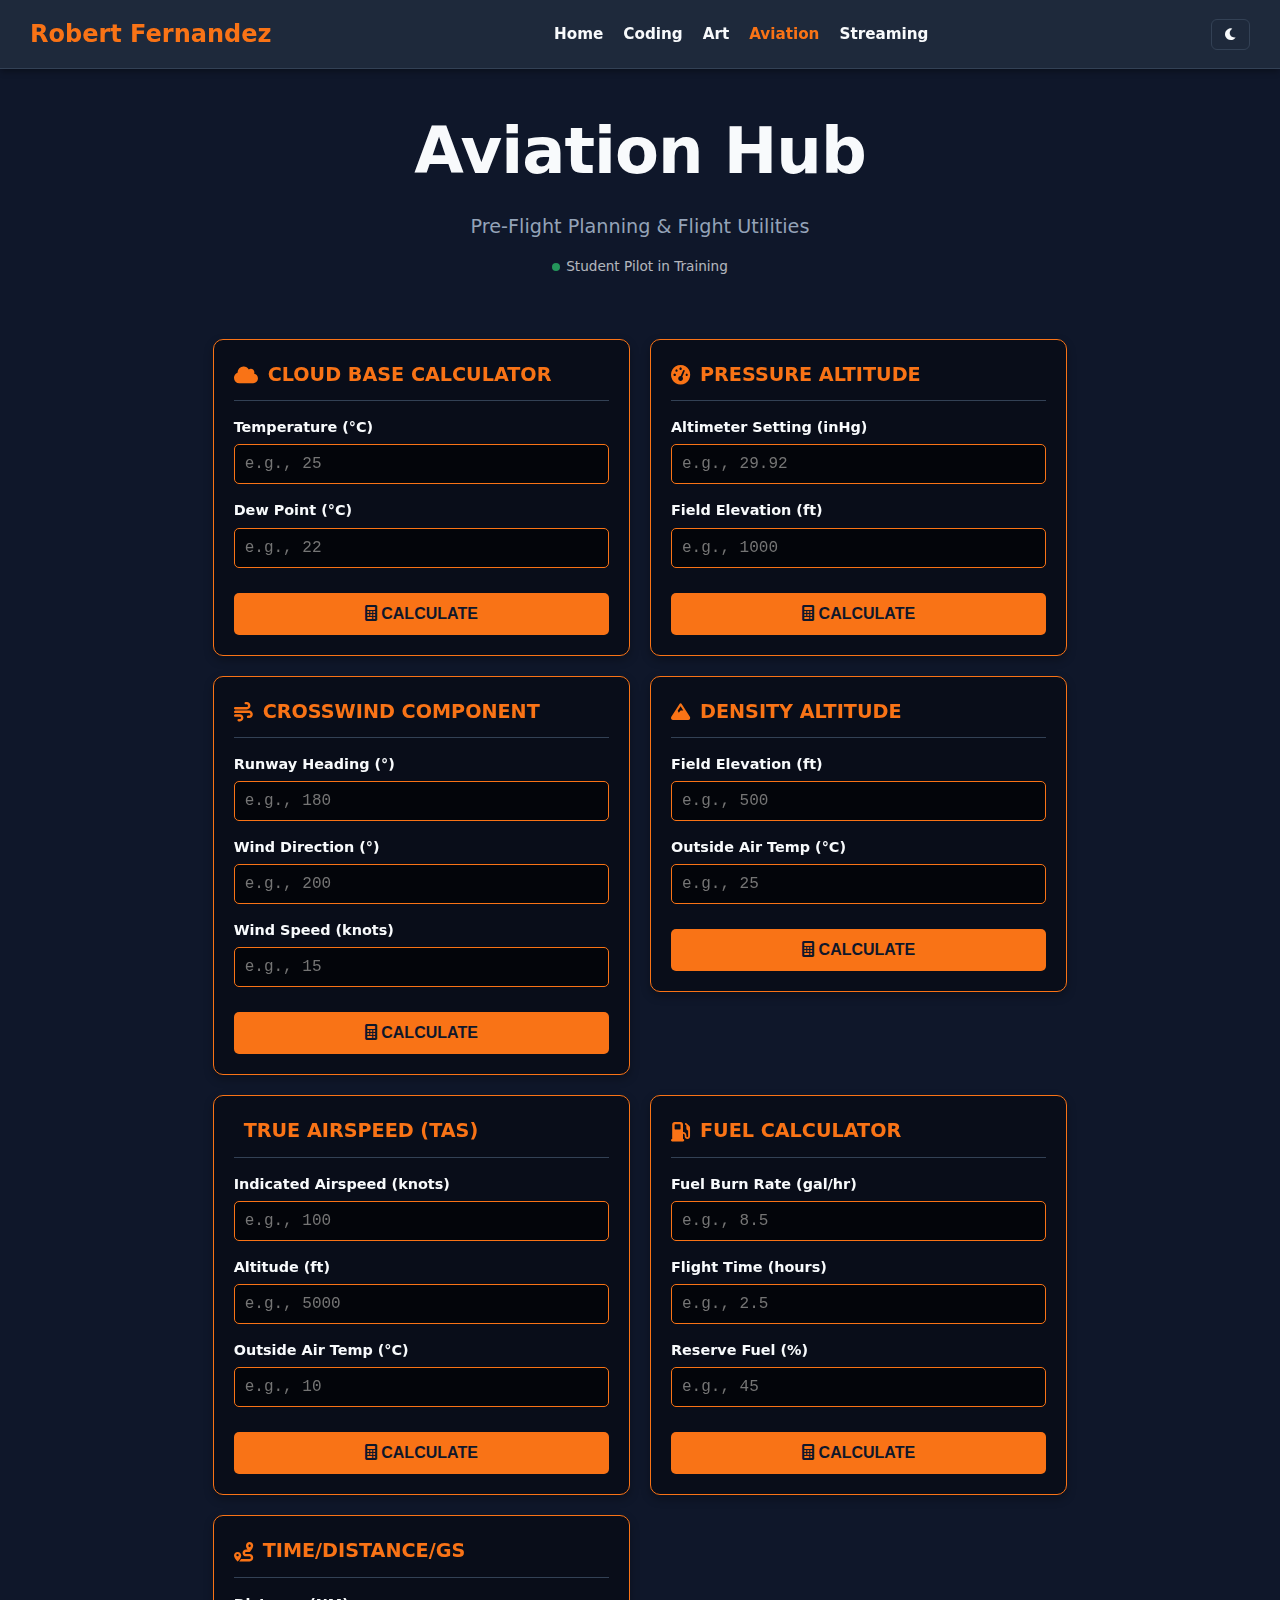
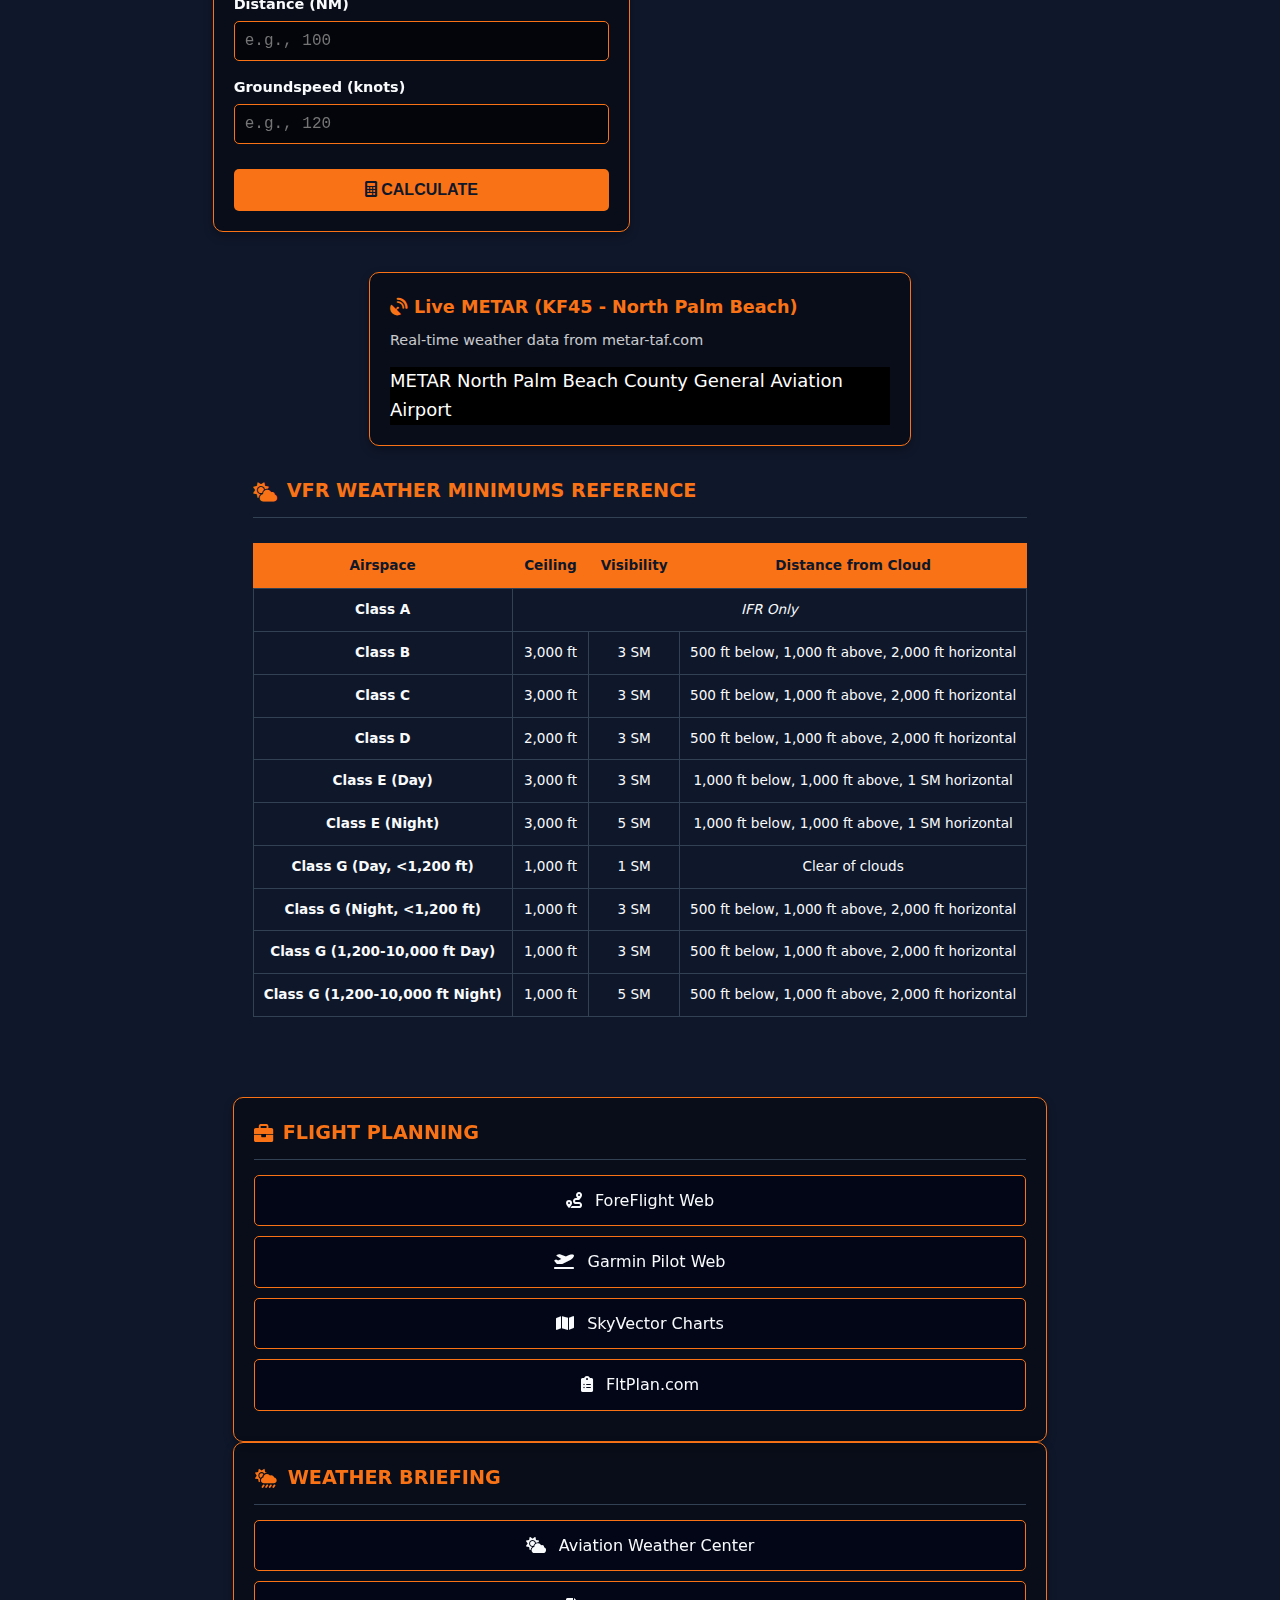
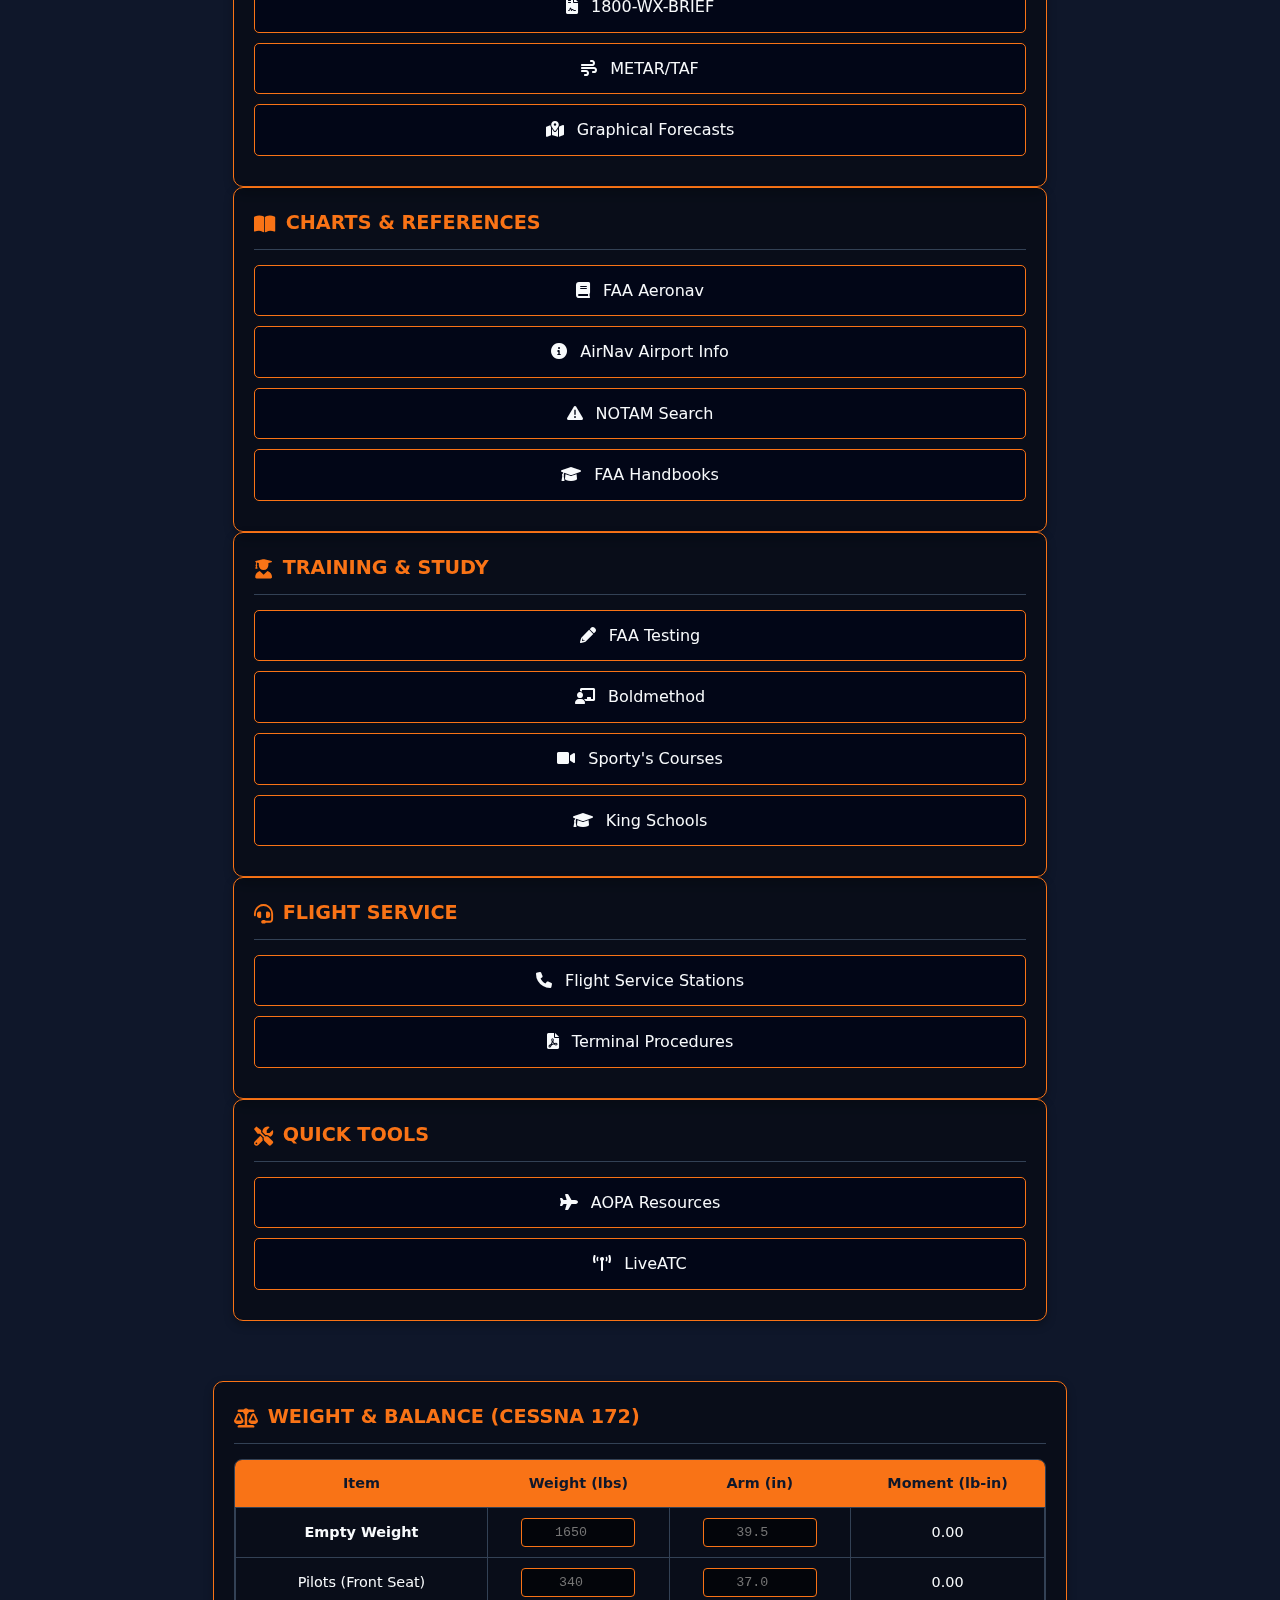
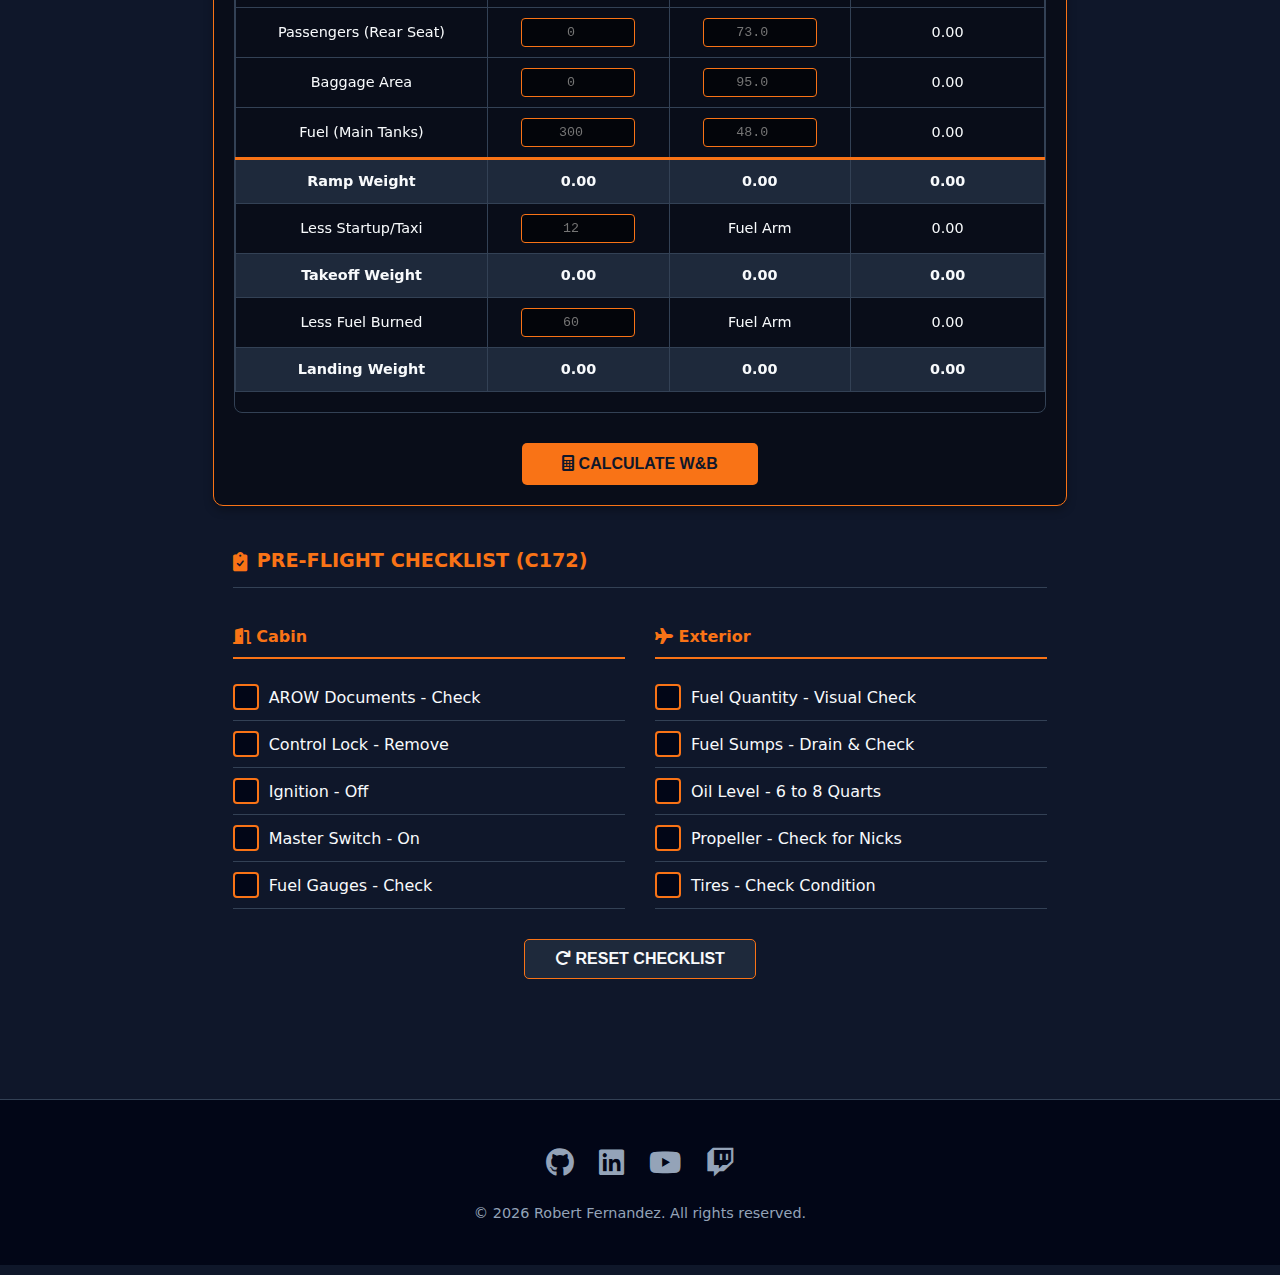
<file: aviation.html>
<!DOCTYPE html>
<html lang="en">
<head>
    <meta charset="UTF-8">
    <meta name="viewport" content="width=device-width, initial-scale=1.0">
    <title>Aviation - Robert Fernandez</title>
    <link rel="icon" href="profile.jpg" type="image/jpeg">
    <link rel="stylesheet" href="https://cdnjs.cloudflare.com/ajax/libs/font-awesome/6.0.0/css/all.min.css">
    <link rel="stylesheet" href="src/css/global.css">
    <link rel="stylesheet" href="src/css/pages/aviation.css">
</head>
<body>
    <nav>
        <div class="title">Robert Fernandez</div>
        <div class="links">
            <a href="index.html">Home</a>
            <a href="coding.html">Coding</a>
            <a href="art.html">Art</a>
            <a href="aviation.html">Aviation</a>
            <a href="streaming.html">Streaming</a>
        </div>
        <button class="mode-toggle" onclick="toggleMode()">
            <i class="fas fa-moon"></i>
        </button>
    </nav>

    <header>
        <h1>Aviation Hub</h1>
        <p>Pre-Flight Planning & Flight Utilities</p>
        <div class="status-indicator">
            <span class="status-dot"></span>
            <span>Student Pilot in Training</span>
        </div>
    </header>

    <div class="content">
        
        <!-- Calculators & Resources Grid -->
        <div class="aviation-grid">
            
            <!-- Cloud Base Calculator -->
            <div class="instrument-card">
                <div class="instrument-header">
                    <i class="fas fa-cloud"></i> Cloud Base Calculator
                </div>
                <div class="calc-row">
                    <label for="temperature">Temperature (°C)</label>
                    <input type="number" id="temperature" placeholder="e.g., 25" step="0.1">
                </div>
                <div class="calc-row">
                    <label for="dew-point">Dew Point (°C)</label>
                    <input type="number" id="dew-point" placeholder="e.g., 22" step="0.1">
                </div>
                <button onclick="calculateCloudBase()" class="calc-btn">
                    <i class="fas fa-calculator"></i> Calculate
                </button>
                <div id="result" class="calc-result" style="display:none;"></div>
            </div>

            <!-- Pressure Altitude Calculator -->
            <div class="instrument-card">
                <div class="instrument-header">
                    <i class="fas fa-tachometer-alt"></i> Pressure Altitude
                </div>
                <div class="calc-row">
                    <label for="altimeter-setting">Altimeter Setting (inHg)</label>
                    <input type="number" step="0.01" id="altimeter-setting" placeholder="e.g., 29.92">
                </div>
                <div class="calc-row">
                    <label for="current-altitude">Field Elevation (ft)</label>
                    <input type="number" id="current-altitude" placeholder="e.g., 1000">
                </div>
                <button onclick="calculatePressureAltitude()" class="calc-btn">
                    <i class="fas fa-calculator"></i> Calculate
                </button>
                <div id="pressure-result" class="calc-result" style="display:none;"></div>
            </div>

            <!-- Crosswind Calculator -->
            <div class="instrument-card">
                <div class="instrument-header">
                    <i class="fas fa-wind"></i> Crosswind Component
                </div>
                <div class="calc-row">
                    <label for="runway-heading">Runway Heading (°)</label>
                    <input type="number" id="runway-heading" placeholder="e.g., 180" min="0" max="360">
                </div>
                <div class="calc-row">
                    <label for="wind-direction">Wind Direction (°)</label>
                    <input type="number" id="wind-direction" placeholder="e.g., 200" min="0" max="360">
                </div>
                <div class="calc-row">
                    <label for="wind-speed">Wind Speed (knots)</label>
                    <input type="number" id="wind-speed" placeholder="e.g., 15" step="0.1">
                </div>
                <button onclick="calculateCrosswind()" class="calc-btn">
                    <i class="fas fa-calculator"></i> Calculate
                </button>
                <div id="crosswind-result" class="calc-result" style="display:none;"></div>
            </div>

            <!-- Density Altitude Calculator -->
            <div class="instrument-card">
                <div class="instrument-header">
                    <i class="fas fa-mountain"></i> Density Altitude
                </div>
                <div class="calc-row">
                    <label for="field-elevation">Field Elevation (ft)</label>
                    <input type="number" id="field-elevation" placeholder="e.g., 500">
                </div>
                <div class="calc-row">
                    <label for="oat">Outside Air Temp (°C)</label>
                    <input type="number" id="oat" placeholder="e.g., 25" step="0.1">
                </div>
                <button onclick="calculateDensityAltitude()" class="calc-btn">
                    <i class="fas fa-calculator"></i> Calculate
                </button>
                <div id="density-result" class="calc-result" style="display:none;"></div>
            </div>

            <!-- TAS Calculator -->
            <div class="instrument-card">
                <div class="instrument-header">
                    <i class="fas fa-speedometer-alt"></i> True Airspeed (TAS)
                </div>
                <div class="calc-row">
                    <label for="ias">Indicated Airspeed (knots)</label>
                    <input type="number" id="ias" placeholder="e.g., 100" step="0.1">
                </div>
                <div class="calc-row">
                    <label for="altitude-tas">Altitude (ft)</label>
                    <input type="number" id="altitude-tas" placeholder="e.g., 5000">
                </div>
                <div class="calc-row">
                    <label for="oat-tas">Outside Air Temp (°C)</label>
                    <input type="number" id="oat-tas" placeholder="e.g., 10" step="0.1">
                </div>
                <button onclick="calculateTAS()" class="calc-btn">
                    <i class="fas fa-calculator"></i> Calculate
                </button>
                <div id="tas-result" class="calc-result" style="display:none;"></div>
            </div>

            <!-- Fuel Calculator -->
            <div class="instrument-card">
                <div class="instrument-header">
                    <i class="fas fa-gas-pump"></i> Fuel Calculator
                </div>
                <div class="calc-row">
                    <label for="fuel-burn-rate">Fuel Burn Rate (gal/hr)</label>
                    <input type="number" id="fuel-burn-rate" placeholder="e.g., 8.5" step="0.1">
                </div>
                <div class="calc-row">
                    <label for="flight-time">Flight Time (hours)</label>
                    <input type="number" id="flight-time" placeholder="e.g., 2.5" step="0.1">
                </div>
                <div class="calc-row">
                    <label for="reserve-percent">Reserve Fuel (%)</label>
                    <input type="number" id="reserve-percent" placeholder="e.g., 45" min="0" max="100">
                </div>
                <button onclick="calculateFuel()" class="calc-btn">
                    <i class="fas fa-calculator"></i> Calculate
                </button>
                <div id="fuel-result" class="calc-result" style="display:none;"></div>
            </div>

            <!-- Time/Distance/Groundspeed Calculator -->
            <div class="instrument-card">
                <div class="instrument-header">
                    <i class="fas fa-route"></i> Time/Distance/GS
                </div>
                <div class="calc-row">
                    <label for="distance-nm">Distance (NM)</label>
                    <input type="number" id="distance-nm" placeholder="e.g., 100" step="0.1">
                </div>
                <div class="calc-row">
                    <label for="groundspeed">Groundspeed (knots)</label>
                    <input type="number" id="groundspeed" placeholder="e.g., 120" step="0.1">
                </div>
                <button onclick="calculateTimeDistance()" class="calc-btn">
                    <i class="fas fa-calculator"></i> Calculate
                </button>
                <div id="time-distance-result" class="calc-result" style="display:none;"></div>
            </div>
        </div>

        <!-- Live Weather Section -->
        <div class="content" style="margin-top: 40px;">
            <!-- Live Weather Widget -->
            <div class="metar-widget" style="margin-bottom: 30px;">
                <div style="flex: 1;">
                    <h3>
                        <i class="fas fa-satellite-dish"></i> Live METAR (KF45 - North Palm Beach)
                    </h3>
                    <p style="font-size: 0.9rem; opacity: 0.8;">Real-time weather data from metar-taf.com</p>
                    <a href="https://metar-taf.com/metar/KF45" id="metartaf-1x71tc73" class="metar-link">METAR North Palm Beach County General Aviation Airport</a>
                    <script async defer crossorigin="anonymous" src="https://metar-taf.com/embed-js/KF45?bg_color=000000&visibility=mi&qnh=inHg&rh=rh&target=1x71tc73"></script>
                </div>
            </div>


        <!-- VFR Weather Minimums Section -->
        <div class="content" style="margin-top: 20px;">
            <div class="instrument-header">
                <i class="fas fa-cloud-sun"></i> VFR Weather Minimums Reference
            </div>
            <div style="overflow-x: auto;">
                <table style="width: 100%; font-size: 0.85rem; margin-top: 10px;">
                    <thead>
                        <tr>
                            <th>Airspace</th>
                            <th>Ceiling</th>
                            <th>Visibility</th>
                            <th>Distance from Cloud</th>
                        </tr>
                    </thead>
                    <tbody>
                        <tr>
                            <td><strong>Class A</strong></td>
                            <td colspan="3" style="text-align: center; font-style: italic;">IFR Only</td>
                        </tr>
                        <tr>
                            <td><strong>Class B</strong></td>
                            <td>3,000 ft</td>
                            <td>3 SM</td>
                            <td>500 ft below, 1,000 ft above, 2,000 ft horizontal</td>
                        </tr>
                        <tr>
                            <td><strong>Class C</strong></td>
                            <td>3,000 ft</td>
                            <td>3 SM</td>
                            <td>500 ft below, 1,000 ft above, 2,000 ft horizontal</td>
                        </tr>
                        <tr>
                            <td><strong>Class D</strong></td>
                            <td>2,000 ft</td>
                            <td>3 SM</td>
                            <td>500 ft below, 1,000 ft above, 2,000 ft horizontal</td>
                        </tr>
                        <tr>
                            <td><strong>Class E (Day)</strong></td>
                            <td>3,000 ft</td>
                            <td>3 SM</td>
                            <td>1,000 ft below, 1,000 ft above, 1 SM horizontal</td>
                        </tr>
                        <tr>
                            <td><strong>Class E (Night)</strong></td>
                            <td>3,000 ft</td>
                            <td>5 SM</td>
                            <td>1,000 ft below, 1,000 ft above, 1 SM horizontal</td>
                        </tr>
                        <tr>
                            <td><strong>Class G (Day, <1,200 ft)</strong></td>
                            <td>1,000 ft</td>
                            <td>1 SM</td>
                            <td>Clear of clouds</td>
                        </tr>
                        <tr>
                            <td><strong>Class G (Night, <1,200 ft)</strong></td>
                            <td>1,000 ft</td>
                            <td>3 SM</td>
                            <td>500 ft below, 1,000 ft above, 2,000 ft horizontal</td>
                        </tr>
                        <tr>
                            <td><strong>Class G (1,200-10,000 ft Day)</strong></td>
                            <td>1,000 ft</td>
                            <td>3 SM</td>
                            <td>500 ft below, 1,000 ft above, 2,000 ft horizontal</td>
                        </tr>
                        <tr>
                            <td><strong>Class G (1,200-10,000 ft Night)</strong></td>
                            <td>1,000 ft</td>
                            <td>5 SM</td>
                            <td>500 ft below, 1,000 ft above, 2,000 ft horizontal</td>
                        </tr>
                    </tbody>
                </table>
            </div>
        </div>

            <!-- Flight Planning -->
            <div class="instrument-card">
                <div class="instrument-header">
                    <i class="fas fa-briefcase"></i> Flight Planning
                </div>
                <a href="https://plan.foreflight.com/" target="_blank" rel="noopener noreferrer" class="resource-btn">
                    <i class="fas fa-route"></i> ForeFlight Web
                </a>
                <a href="https://pilotweb.garmin.com/" target="_blank" rel="noopener noreferrer" class="resource-btn">
                    <i class="fas fa-plane-departure"></i> Garmin Pilot Web
                </a>
                <a href="https://skyvector.com/" target="_blank" rel="noopener noreferrer" class="resource-btn">
                    <i class="fas fa-map"></i> SkyVector Charts
                </a>
                <a href="https://www.fltplan.com/" target="_blank" rel="noopener noreferrer" class="resource-btn">
                    <i class="fas fa-clipboard-list"></i> FltPlan.com
                </a>
            </div>

            <!-- Weather Resources -->
            <div class="instrument-card">
                <div class="instrument-header">
                    <i class="fas fa-cloud-sun-rain"></i> Weather Briefing
                </div>
                <a href="https://www.aviationweather.gov/" target="_blank" rel="noopener noreferrer" class="resource-btn">
                    <i class="fas fa-cloud-sun"></i> Aviation Weather Center
                </a>
                <a href="https://www.1800wxbrief.com/" target="_blank" rel="noopener noreferrer" class="resource-btn">
                    <i class="fas fa-file-contract"></i> 1800-WX-BRIEF
                </a>
                <a href="https://www.aviationweather.gov/metar" target="_blank" rel="noopener noreferrer" class="resource-btn">
                    <i class="fas fa-wind"></i> METAR/TAF
                </a>
                <a href="https://www.aviationweather.gov/gfa/" target="_blank" rel="noopener noreferrer" class="resource-btn">
                    <i class="fas fa-map-marked-alt"></i> Graphical Forecasts
                </a>
            </div>

            <!-- Charts & References -->
            <div class="instrument-card">
                <div class="instrument-header">
                    <i class="fas fa-book-open"></i> Charts & References
                </div>
                <a href="https://www.faa.gov/air_traffic/flight_info/aeronav/" target="_blank" rel="noopener noreferrer" class="resource-btn">
                    <i class="fas fa-book"></i> FAA Aeronav
                </a>
                <a href="https://www.airnav.com/" target="_blank" rel="noopener noreferrer" class="resource-btn">
                    <i class="fas fa-info-circle"></i> AirNav Airport Info
                </a>
                <a href="https://notams.aim.faa.gov/notamSearch/" target="_blank" rel="noopener noreferrer" class="resource-btn">
                    <i class="fas fa-exclamation-triangle"></i> NOTAM Search
                </a>
                <a href="https://www.faa.gov/regulations_policies/handbooks_manuals/aviation/" target="_blank" rel="noopener noreferrer" class="resource-btn">
                    <i class="fas fa-graduation-cap"></i> FAA Handbooks
                </a>
            </div>

            <!-- Training & Study (moved to right of Charts) -->
            <div class="instrument-card">
                <div class="instrument-header">
                    <i class="fas fa-user-graduate"></i> Training & Study
                </div>
                <a href="https://www.faa.gov/training_testing/testing/" target="_blank" rel="noopener noreferrer" class="resource-btn">
                    <i class="fas fa-pencil-alt"></i> FAA Testing
                </a>
                <a href="https://www.boldmethod.com/" target="_blank" rel="noopener noreferrer" class="resource-btn">
                    <i class="fas fa-chalkboard-teacher"></i> Boldmethod
                </a>
                <a href="https://courses.sportys.com/training/portal/home/courses" target="_blank" rel="noopener noreferrer" class="resource-btn">
                    <i class="fas fa-video"></i> Sporty's Courses
                </a>
                <a href="https://cessnaflighttraining.kingschools.com/CCF/MainMenu" target="_blank" rel="noopener noreferrer" class="resource-btn">
                    <i class="fas fa-graduation-cap"></i> King Schools
                </a>
            </div>

            <!-- Flight Service -->
            <div class="instrument-card">
                <div class="instrument-header">
                    <i class="fas fa-headset"></i> Flight Service
                </div>
                <a href="https://www.faa.gov/about/office_org/headquarters_offices/ato/service_units/systemops/fs/" target="_blank" rel="noopener noreferrer" class="resource-btn">
                    <i class="fas fa-phone"></i> Flight Service Stations
                </a>
                <a href="https://www.faa.gov/air_traffic/flight_info/aeronav/digital_products/dtpp/" target="_blank" rel="noopener noreferrer" class="resource-btn">
                    <i class="fas fa-file-pdf"></i> Terminal Procedures
                </a>
            </div>

            <!-- Quick Tools (moved to right of Flight Service) -->
            <div class="instrument-card">
                <div class="instrument-header">
                    <i class="fas fa-tools"></i> Quick Tools
                </div>
                <a href="https://www.aopa.org/go-fly/aircraft-and-ownership/buying-an-aircraft/aircraft-valuation" target="_blank" rel="noopener noreferrer" class="resource-btn">
                    <i class="fas fa-plane"></i> AOPA Resources
                </a>
                <a href="https://www.liveatc.net/" target="_blank" rel="noopener noreferrer" class="resource-btn">
                    <i class="fas fa-broadcast-tower"></i> LiveATC
                </a>
            </div>
        </div>

        <!-- Weight & Balance Calculator -->
        <div class="instrument-card" style="margin-top: 40px;">
            <div class="instrument-header">
                <i class="fas fa-balance-scale"></i> Weight & Balance (Cessna 172)
            </div>
            
            <div class="wb-container">
                <table id="weight-balance-table">
                    <thead>
                        <tr>
                            <th>Item</th>
                            <th>Weight (lbs)</th>
                            <th>Arm (in)</th>
                            <th>Moment (lb-in)</th>
                        </tr>
                    </thead>
                    <tbody>
                        <tr>
                            <td><strong>Empty Weight</strong></td>
                            <td><input type="number" id="empty-weight" placeholder="1650" aria-label="Empty weight"></td>
                            <td><input type="number" step="0.01" id="empty-arm" placeholder="39.5" aria-label="Empty arm"></td>
                            <td id="empty-moment">0.00</td>
                        </tr>
                        <tr>
                            <td>Pilots (Front Seat)</td>
                            <td><input type="number" id="pilot-weight" placeholder="340" aria-label="Pilot weight"></td>
                            <td><input type="number" step="0.01" id="pilot-arm" placeholder="37.0" aria-label="Pilot arm"></td>
                            <td id="pilot-moment">0.00</td>
                        </tr>
                        <tr>
                            <td>Passengers (Rear Seat)</td>
                            <td><input type="number" id="passenger-weight" placeholder="0" aria-label="Passenger weight"></td>
                            <td><input type="number" step="0.01" id="passenger-arm" placeholder="73.0" aria-label="Passenger arm"></td>
                            <td id="passenger-moment">0.00</td>
                        </tr>
                        <tr>
                            <td>Baggage Area</td>
                            <td><input type="number" id="baggage-weight" placeholder="0" aria-label="Baggage weight"></td>
                            <td><input type="number" step="0.01" id="baggage-arm" placeholder="95.0" aria-label="Baggage arm"></td>
                            <td id="baggage-moment">0.00</td>
                        </tr>
                        <tr>
                            <td>Fuel (Main Tanks)</td>
                            <td><input type="number" id="fuel-weight" placeholder="300" aria-label="Fuel weight"></td>
                            <td><input type="number" step="0.01" id="fuel-arm" placeholder="48.0" aria-label="Fuel arm"></td>
                            <td id="fuel-moment">0.00</td>
                        </tr>
                        <tr style="border-top: 3px solid var(--accent-color); background: var(--card-bg);">
                            <td><strong>Ramp Weight</strong></td>
                            <td id="ramp-weight" style="font-weight:bold;">0.00</td>
                            <td id="ramp-cg" style="font-weight:bold;">0.00</td>
                            <td id="ramp-moment" style="font-weight:bold;">0.00</td>
                        </tr>
                        <tr>
                            <td>Less Startup/Taxi</td>
                            <td><input type="number" id="startup-weight" placeholder="12" aria-label="Startup fuel burn"></td>
                            <td>Fuel Arm</td>
                            <td id="startup-moment">0.00</td>
                        </tr>
                        <tr style="background: var(--card-bg);">
                            <td><strong>Takeoff Weight</strong></td>
                            <td id="takeoff-weight" style="font-weight:bold;">0.00</td>
                            <td id="takeoff-cg" style="font-weight:bold;">0.00</td>
                            <td id="takeoff-moment" style="font-weight:bold;">0.00</td>
                        </tr>
                        <tr>
                            <td>Less Fuel Burned</td>
                            <td><input type="number" id="fuel-burn" placeholder="60" aria-label="Fuel burned"></td>
                            <td>Fuel Arm</td>
                            <td id="burned-moment">0.00</td>
                        </tr>
                        <tr style="background: var(--card-bg);">
                            <td><strong>Landing Weight</strong></td>
                            <td id="landing-weight" style="font-weight:bold;">0.00</td>
                            <td id="landing-cg" style="font-weight:bold;">0.00</td>
                            <td id="landing-moment" style="font-weight:bold;">0.00</td>
                        </tr>
                    </tbody>
                </table>
            </div>
            
            <div style="text-align: center; margin-top: 20px;">
                <button onclick="calculateWeightAndBalance()" class="calc-btn" style="width: auto; padding: 12px 40px;">
                    <i class="fas fa-calculator"></i> Calculate W&B
                </button>
            </div>
        </div>

        <!-- Pre-Flight Checklist -->
        <div class="content" style="margin-top: 40px;">
            <div class="instrument-header">
                <i class="fas fa-clipboard-check"></i> Pre-Flight Checklist (C172)
            </div>
            <div style="display: grid; grid-template-columns: repeat(auto-fit, minmax(250px, 1fr)); gap: 30px;">
                <div>
                    <h4 style="color: var(--accent-color); margin-bottom: 15px; border-bottom: 2px solid var(--accent-color); padding-bottom: 8px;">
                        <i class="fas fa-door-open"></i> Cabin
                    </h4>
                    <div class="checklist-item" onclick="toggleChecklistItem(this)" role="checkbox" aria-checked="false" tabindex="0">
                        <div class="checklist-box"><i class="fas fa-check" style="font-size:0.7rem; display:none;"></i></div>
                        <span>AROW Documents - Check</span>
                    </div>
                    <div class="checklist-item" onclick="toggleChecklistItem(this)" role="checkbox" aria-checked="false" tabindex="0">
                        <div class="checklist-box"><i class="fas fa-check" style="font-size:0.7rem; display:none;"></i></div>
                        <span>Control Lock - Remove</span>
                    </div>
                    <div class="checklist-item" onclick="toggleChecklistItem(this)" role="checkbox" aria-checked="false" tabindex="0">
                        <div class="checklist-box"><i class="fas fa-check" style="font-size:0.7rem; display:none;"></i></div>
                        <span>Ignition - Off</span>
                    </div>
                    <div class="checklist-item" onclick="toggleChecklistItem(this)" role="checkbox" aria-checked="false" tabindex="0">
                        <div class="checklist-box"><i class="fas fa-check" style="font-size:0.7rem; display:none;"></i></div>
                        <span>Master Switch - On</span>
                    </div>
                    <div class="checklist-item" onclick="toggleChecklistItem(this)" role="checkbox" aria-checked="false" tabindex="0">
                        <div class="checklist-box"><i class="fas fa-check" style="font-size:0.7rem; display:none;"></i></div>
                        <span>Fuel Gauges - Check</span>
                    </div>
                </div>
                <div>
                    <h4 style="color: var(--accent-color); margin-bottom: 15px; border-bottom: 2px solid var(--accent-color); padding-bottom: 8px;">
                        <i class="fas fa-plane"></i> Exterior
                    </h4>
                    <div class="checklist-item" onclick="toggleChecklistItem(this)" role="checkbox" aria-checked="false" tabindex="0">
                        <div class="checklist-box"><i class="fas fa-check" style="font-size:0.7rem; display:none;"></i></div>
                        <span>Fuel Quantity - Visual Check</span>
                    </div>
                    <div class="checklist-item" onclick="toggleChecklistItem(this)" role="checkbox" aria-checked="false" tabindex="0">
                        <div class="checklist-box"><i class="fas fa-check" style="font-size:0.7rem; display:none;"></i></div>
                        <span>Fuel Sumps - Drain & Check</span>
                    </div>
                    <div class="checklist-item" onclick="toggleChecklistItem(this)" role="checkbox" aria-checked="false" tabindex="0">
                        <div class="checklist-box"><i class="fas fa-check" style="font-size:0.7rem; display:none;"></i></div>
                        <span>Oil Level - 6 to 8 Quarts</span>
                    </div>
                    <div class="checklist-item" onclick="toggleChecklistItem(this)" role="checkbox" aria-checked="false" tabindex="0">
                        <div class="checklist-box"><i class="fas fa-check" style="font-size:0.7rem; display:none;"></i></div>
                        <span>Propeller - Check for Nicks</span>
                    </div>
                    <div class="checklist-item" onclick="toggleChecklistItem(this)" role="checkbox" aria-checked="false" tabindex="0">
                        <div class="checklist-box"><i class="fas fa-check" style="font-size:0.7rem; display:none;"></i></div>
                        <span>Tires - Check Condition</span>
                    </div>
                </div>
            </div>
            <div style="margin-top: 20px; text-align: center;">
                <button onclick="resetChecklist()" class="calc-btn" style="width: auto; padding: 10px 30px; background: var(--card-bg); color: var(--text-color); border: 1px solid var(--accent-color);">
                    <i class="fas fa-redo"></i> Reset Checklist
                </button>
            </div>
        </div>
        
    </div>
    <script src="src/js/global.js"></script>
    <script src="src/js/pages/aviation.js"></script>
</body>
</html>
</file>
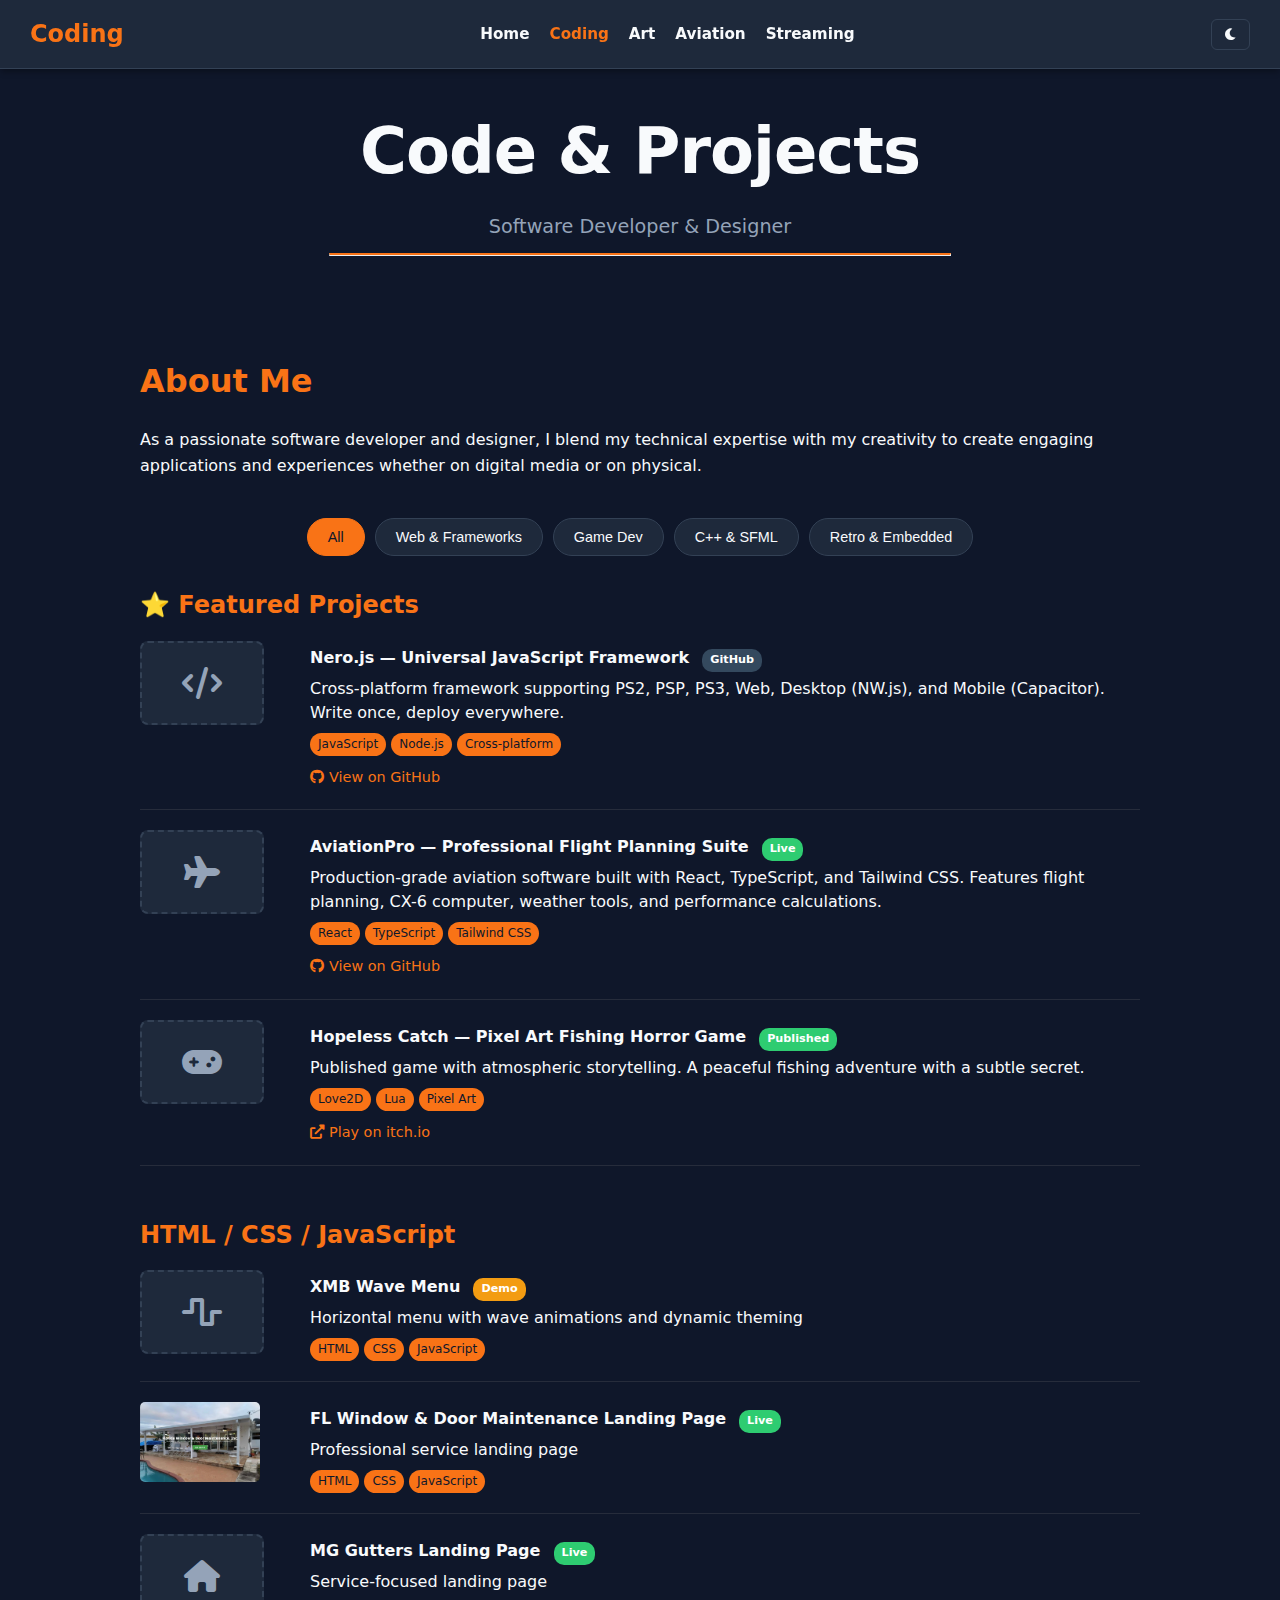
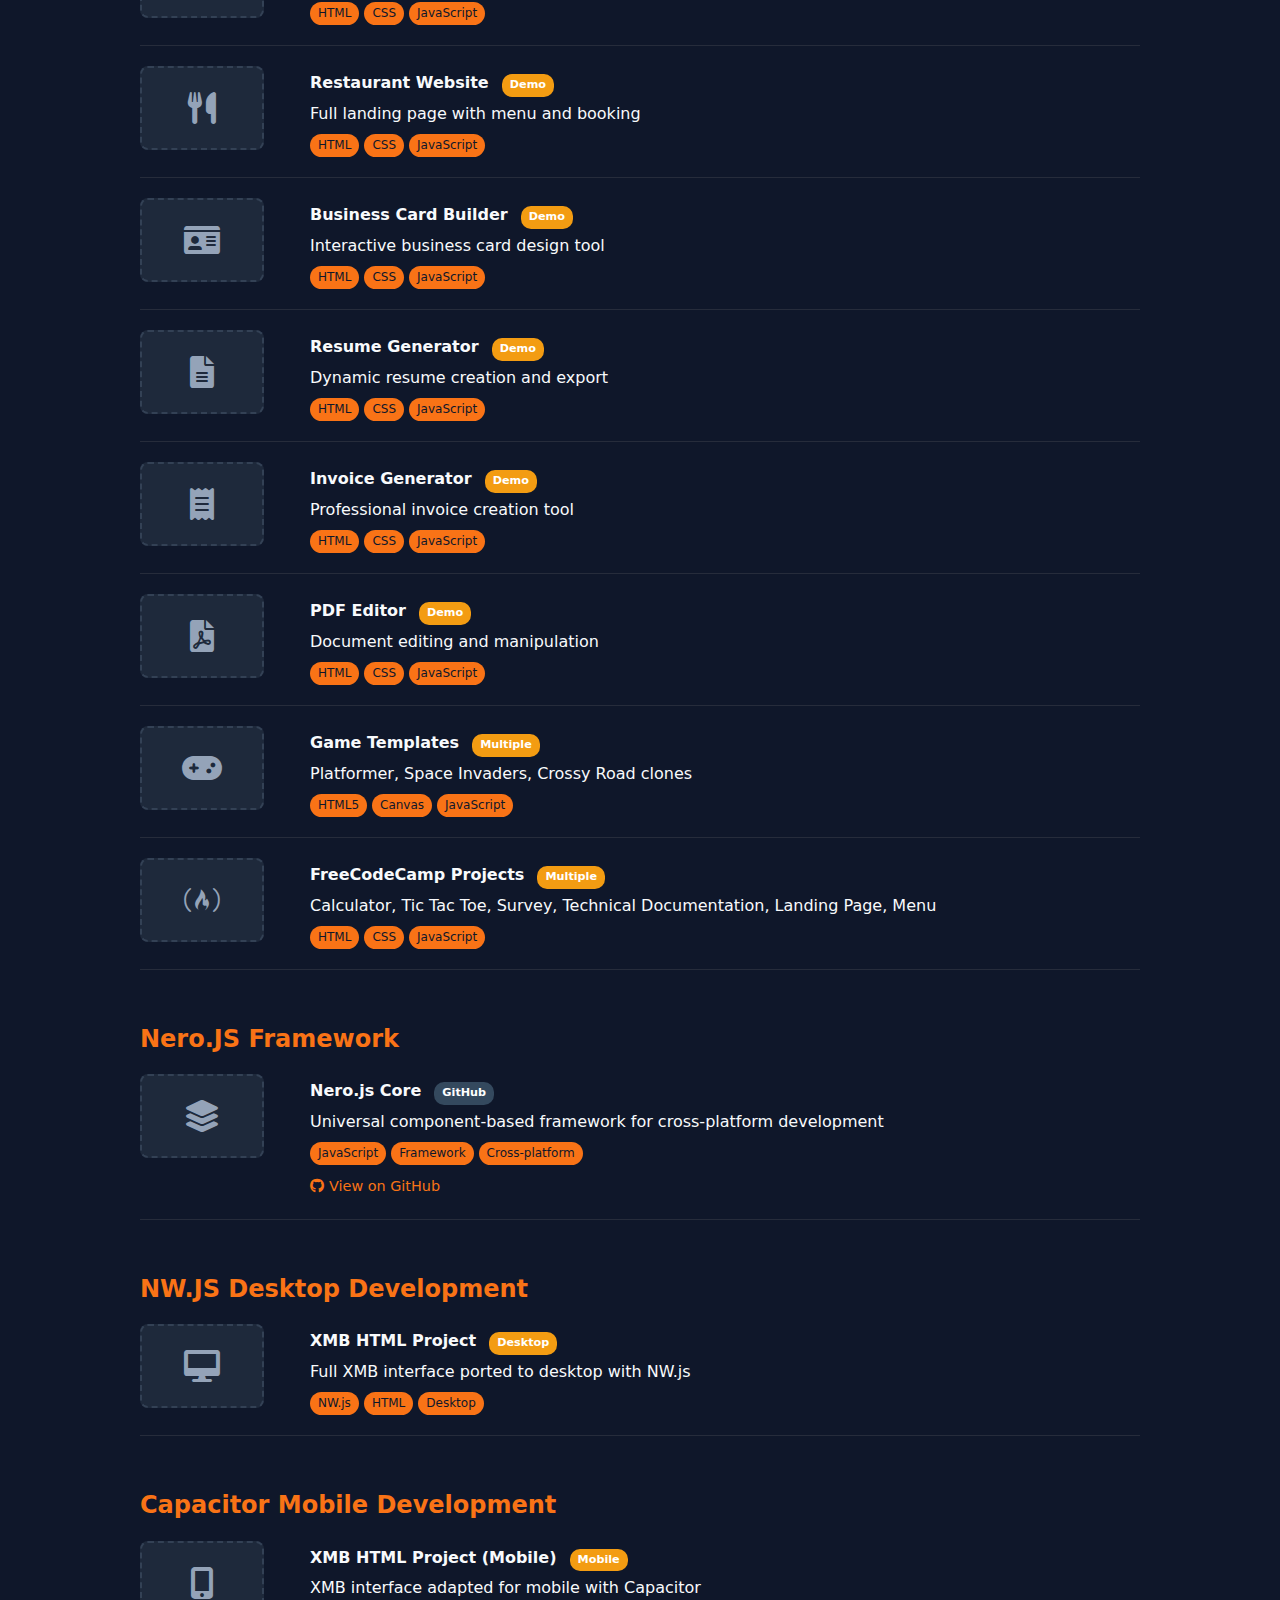
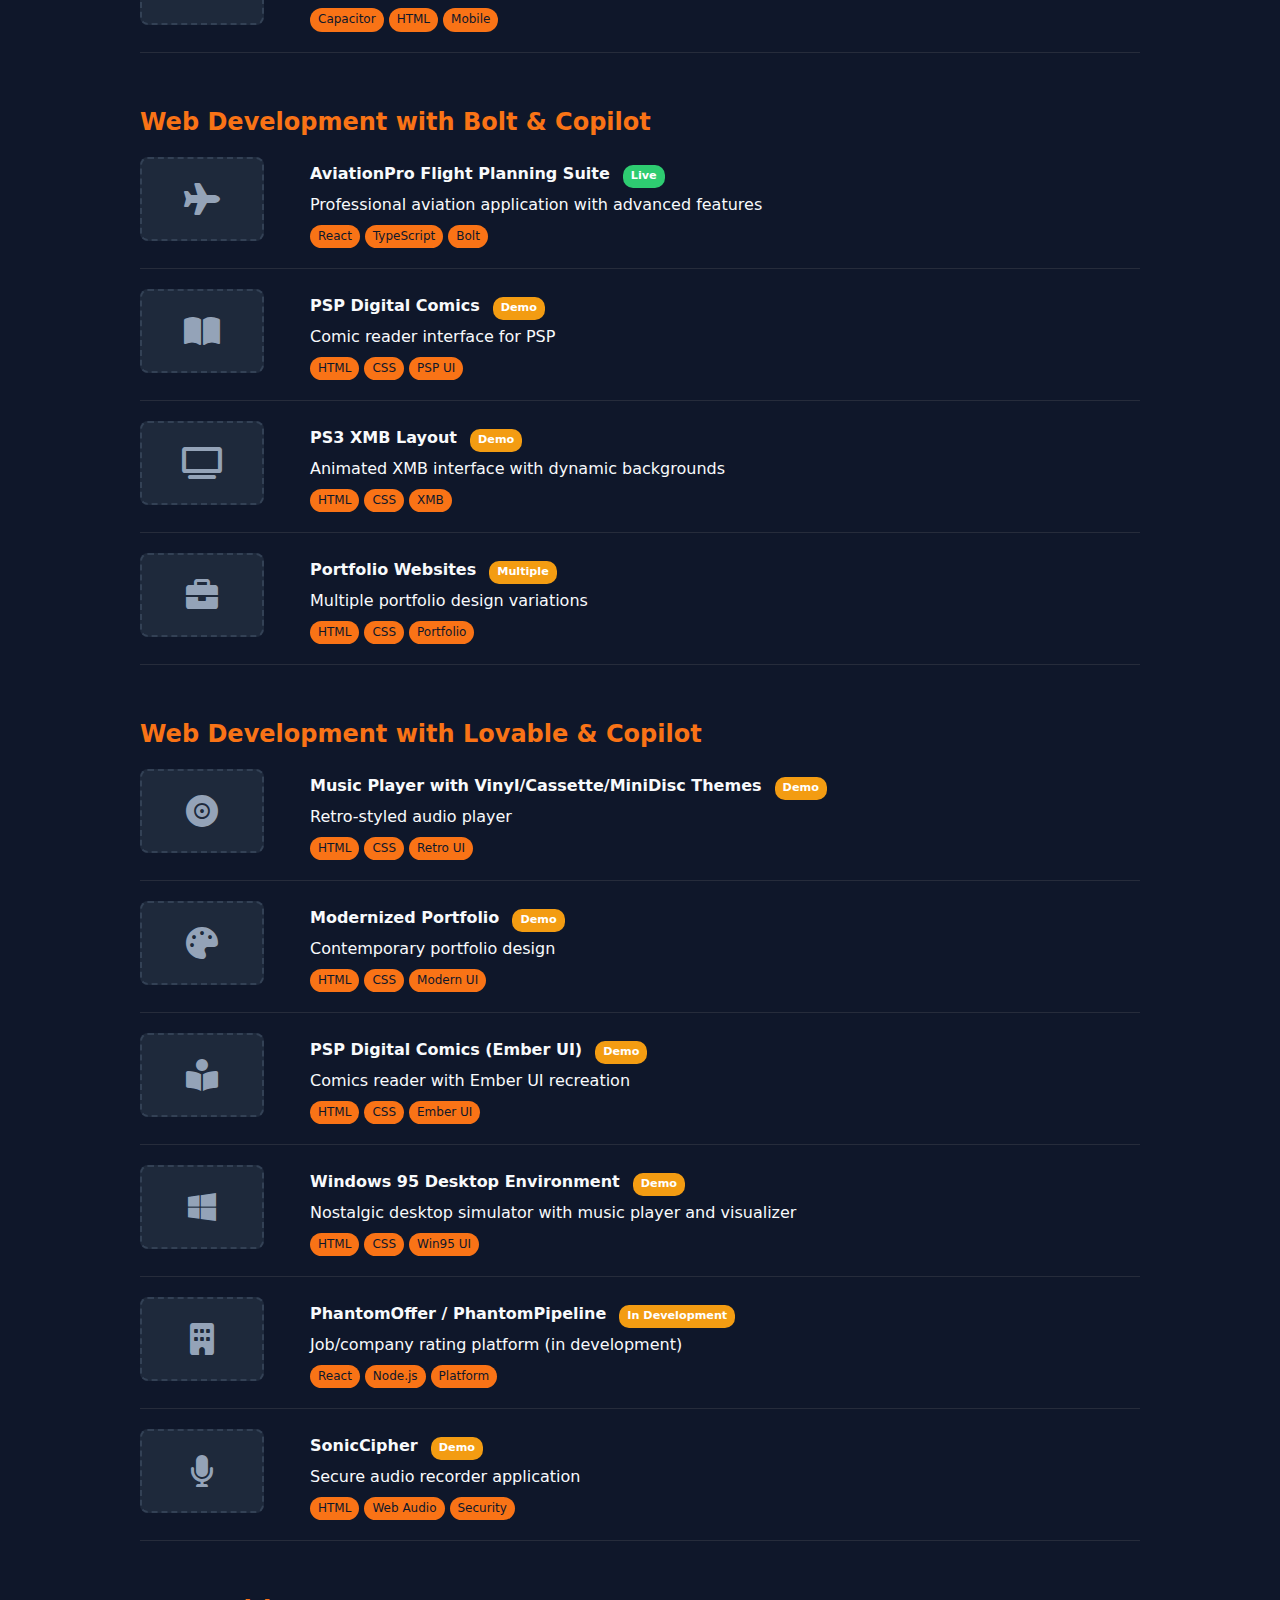
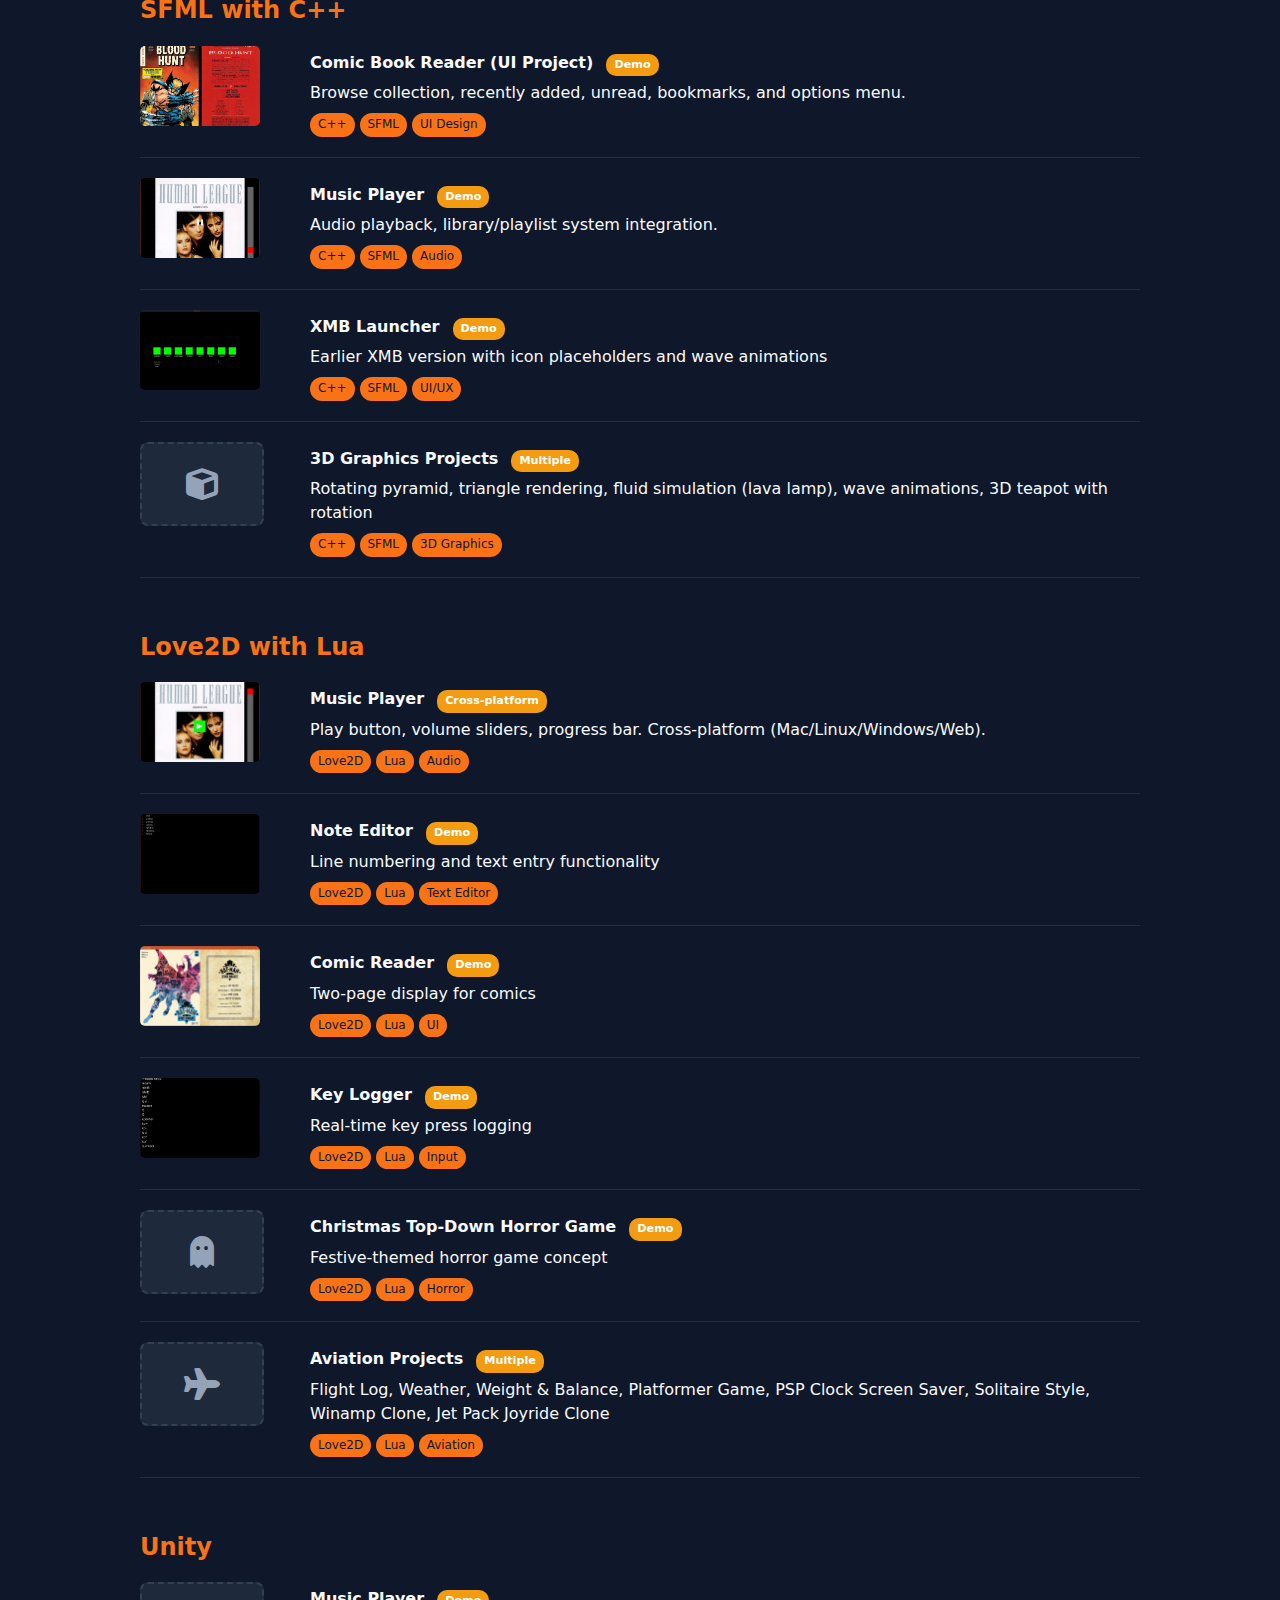
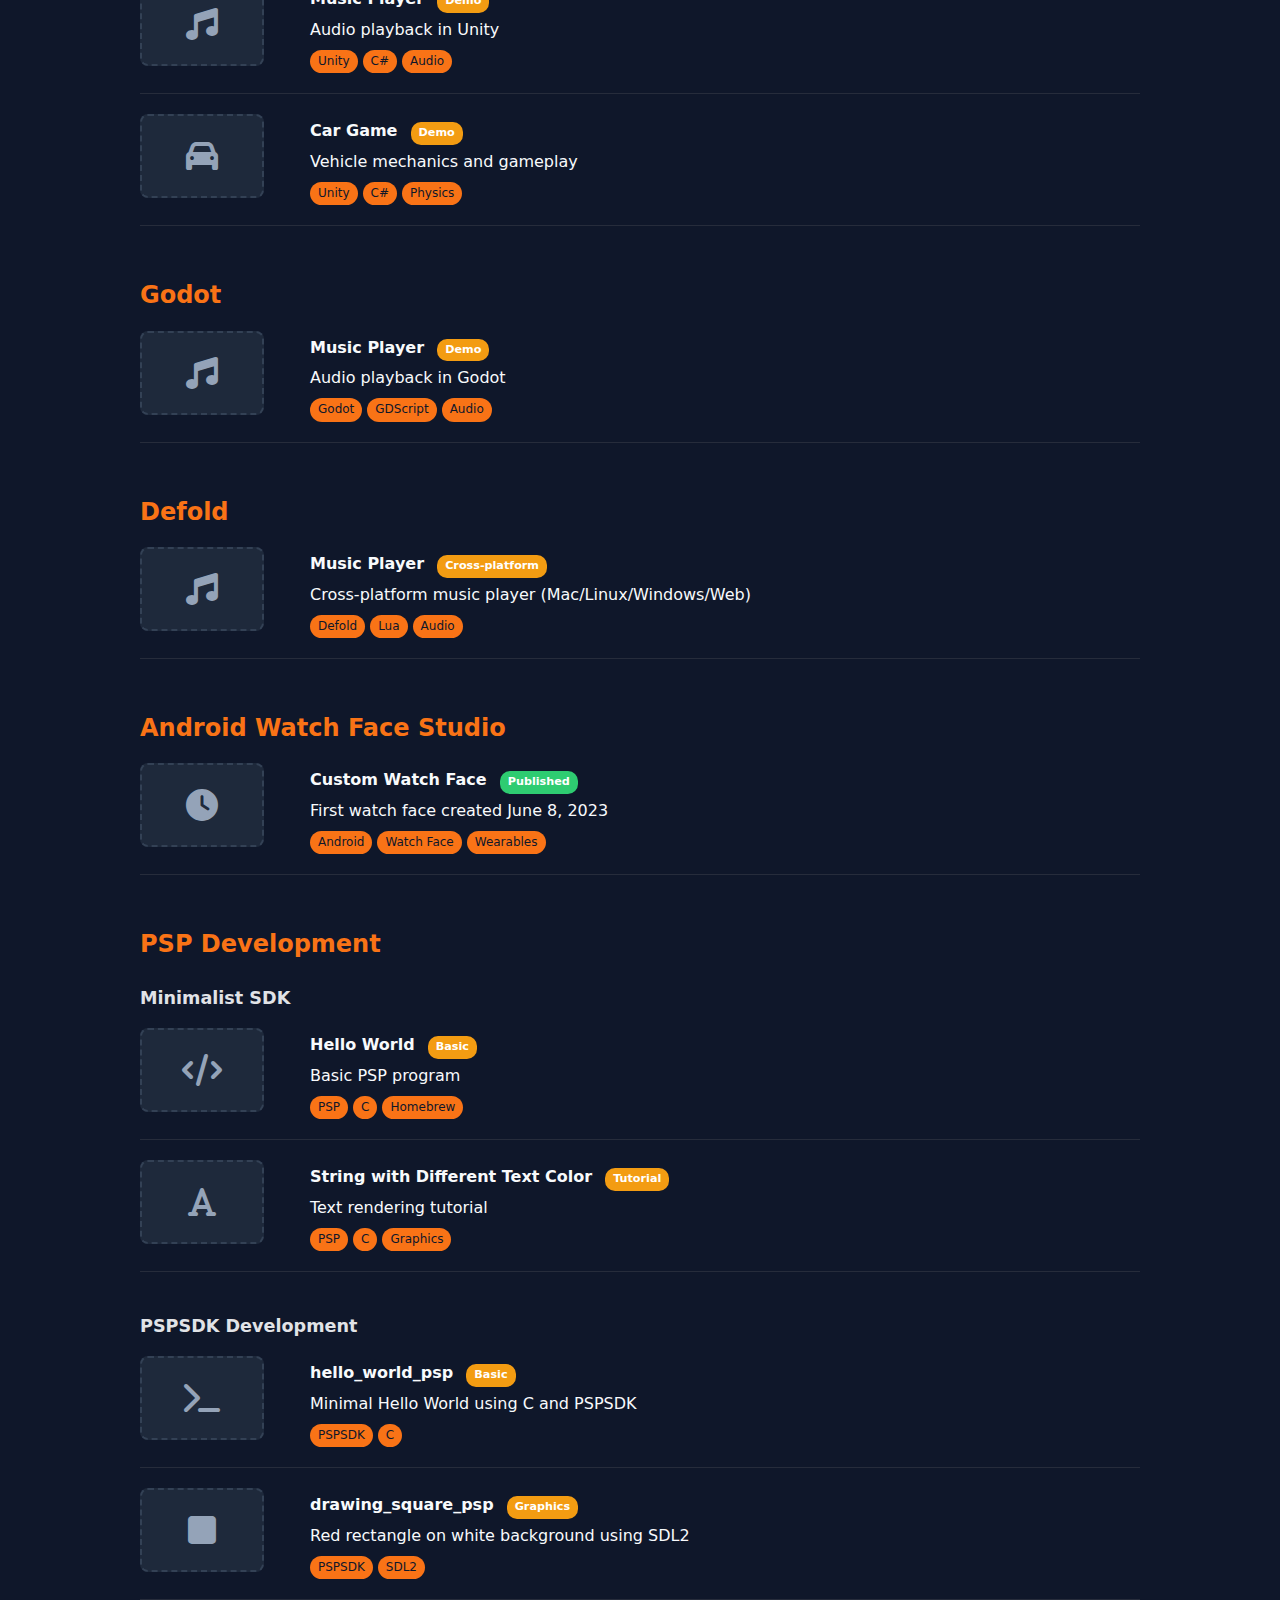
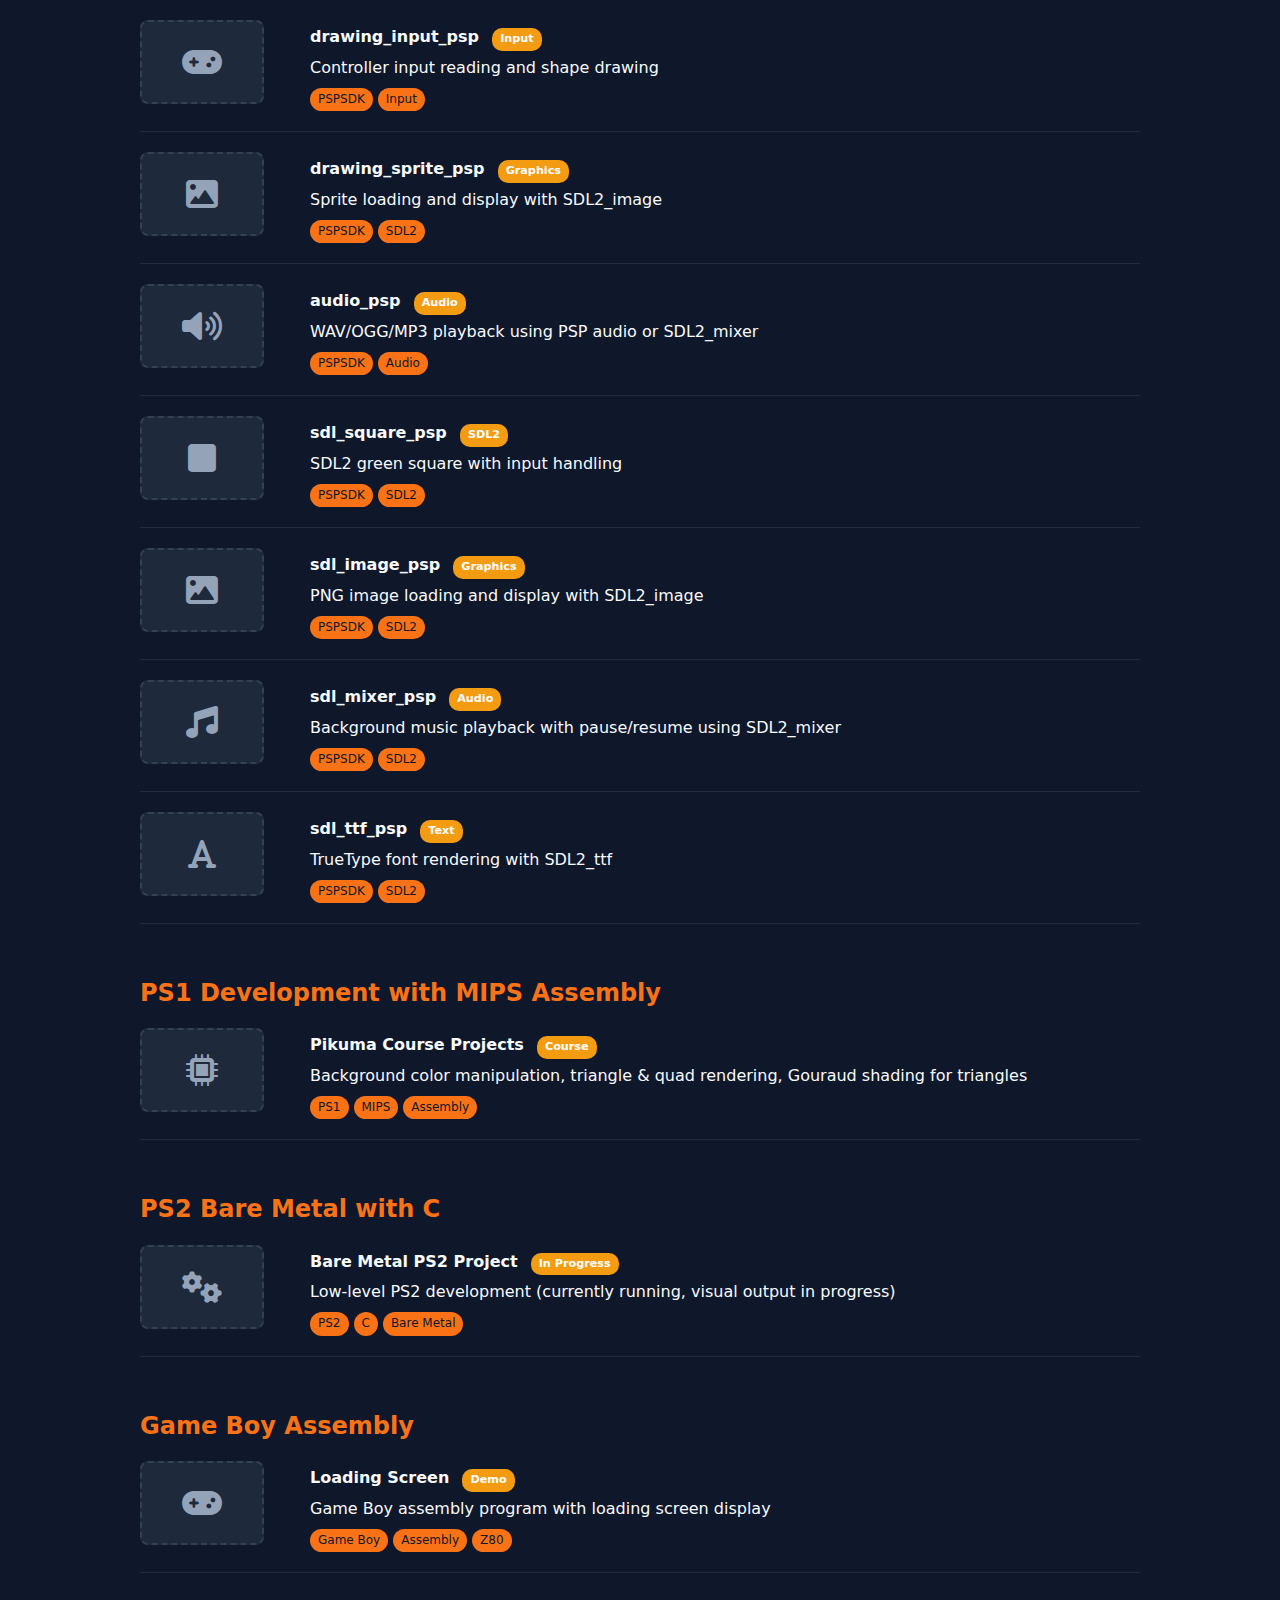
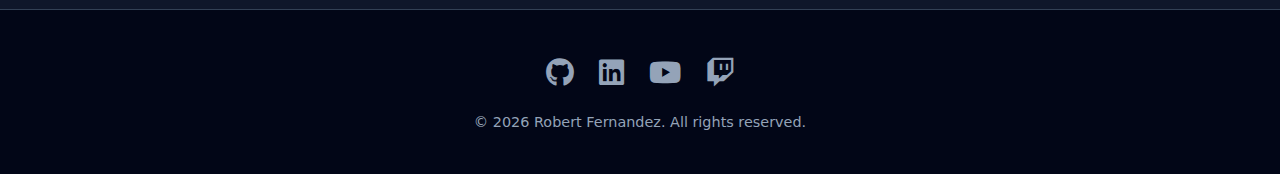
<file: coding.html>
<!DOCTYPE html>
<html lang="en">
<head>
    <meta charset="UTF-8">
    <meta name="viewport" content="width=device-width, initial-scale=1.0">
    <title>Coding Projects</title>
    <link rel="icon" href="profile.jpg" type="image/jpeg">
    <link rel="stylesheet" href="https://cdnjs.cloudflare.com/ajax/libs/font-awesome/6.0.0/css/all.min.css">
    <link rel="stylesheet" href="src/css/global.css">
    <link rel="stylesheet" href="src/css/pages/coding.css">
</head>
<body>
    <nav>
        <div class="title">Coding</div>
        <div class="links">
            <a href="index.html">Home</a>
            <a href="coding.html">Coding</a>
            <a href="art.html">Art</a>
            <a href="aviation.html">Aviation</a>
            <a href="streaming.html">Streaming</a>
        </div>
        <button class="mode-toggle" onclick="toggleMode()">
            <i class="fas fa-moon"></i>
        </button>
    </nav>

    <header>
        <h1>Code & Projects</h1>
        <p>Software Developer &amp; Designer</p>
        <hr class="hr">
    </header>

    <main class="container">
      <section class="about-me section">
        <h2>About Me</h2>
        <p>
          As a passionate software developer and designer, I blend my
          technical expertise with my creativity to create engaging
          applications and experiences whether on digital media or on
          physical.
        </p>
      </section>

      <!-- FILTER BUTTONS -->
      <div class="filter-buttons">
        <button class="filter-btn active" onclick="filterProjects('all')">All</button>
        <button class="filter-btn" onclick="filterProjects('web')">Web & Frameworks</button>
        <button class="filter-btn" onclick="filterProjects('game')">Game Dev</button>
        <button class="filter-btn" onclick="filterProjects('cpp')">C++ & SFML</button>
        <button class="filter-btn" onclick="filterProjects('retro')">Retro & Embedded</button>
      </div>

      <section id="projects">
        
        <!-- Featured Projects -->
        <h3 style="color: var(--accent-color); margin-top: 30px;">⭐ Featured Projects</h3>
        <ul class="project-list">
          <li class="project-item" data-category="web featured">
            <div class="project-image">
              <div class="project-placeholder">
                <i class="fas fa-code"></i>
              </div>
            </div>
            <div class="project-description">
              <p><strong>Nero.js — Universal JavaScript Framework</strong>
                <span class="project-status status-github">GitHub</span>
              </p>
              <p>Cross-platform framework supporting PS2, PSP, PS3, Web, Desktop (NW.js), and Mobile (Capacitor). Write once, deploy everywhere.</p>
              <div class="tech-stack">
                <span class="tech-tag">JavaScript</span>
                <span class="tech-tag">Node.js</span>
                <span class="tech-tag">Cross-platform</span>
              </div>
              <div class="project-links">
                <a href="https://github.com/robfernan/nero-js" target="_blank" class="project-link">
                  <i class="fab fa-github"></i>View on GitHub
                </a>
              </div>
            </div>
          </li>
          <li class="project-item" data-category="web aviation featured">
            <div class="project-image">
              <div class="project-placeholder">
                <i class="fas fa-plane"></i>
              </div>
            </div>
            <div class="project-description">
              <p><strong>AviationPro — Professional Flight Planning Suite</strong>
                <span class="project-status status-live">Live</span>
              </p>
              <p>Production-grade aviation software built with React, TypeScript, and Tailwind CSS. Features flight planning, CX-6 computer, weather tools, and performance calculations.</p>
              <div class="tech-stack">
                <span class="tech-tag">React</span>
                <span class="tech-tag">TypeScript</span>
                <span class="tech-tag">Tailwind CSS</span>
              </div>
              <div class="project-links">
                <a href="https://github.com/robfernan/AviationPro" target="_blank" class="project-link">
                  <i class="fab fa-github"></i>View on GitHub
                </a>
              </div>
            </div>
          </li>
          <li class="project-item" data-category="game featured">
            <div class="project-image">
              <div class="project-placeholder">
                <i class="fas fa-gamepad"></i>
              </div>
            </div>
            <div class="project-description">
              <p><strong>Hopeless Catch — Pixel Art Fishing Horror Game</strong>
                <span class="project-status status-live">Published</span>
              </p>
              <p>Published game with atmospheric storytelling. A peaceful fishing adventure with a subtle secret.</p>
              <div class="tech-stack">
                <span class="tech-tag">Love2D</span>
                <span class="tech-tag">Lua</span>
                <span class="tech-tag">Pixel Art</span>
              </div>
              <div class="project-links">
                <a href="https://mungdaal321.itch.io/hopeless-catch" target="_blank" class="project-link">
                  <i class="fas fa-external-link-alt"></i>Play on itch.io
                </a>
              </div>
            </div>
          </li>
        </ul>

        <!-- HTML/CSS/JS Web Projects -->
        <h3 style="margin-top: 30px;">HTML / CSS / JavaScript</h3>
        <ul class="project-list">
          <li class="project-item" data-category="web">
            <div class="project-image">
              <div class="project-placeholder">
                <i class="fas fa-wave-square"></i>
              </div>
            </div>
            <div class="project-description">
              <p><strong>XMB Wave Menu</strong>
                <span class="project-status status-demo">Demo</span>
              </p>
              <p>Horizontal menu with wave animations and dynamic theming</p>
              <div class="tech-stack">
                <span class="tech-tag">HTML</span>
                <span class="tech-tag">CSS</span>
                <span class="tech-tag">JavaScript</span>
              </div>
            </div>
          </li>
          <li class="project-item" data-category="web">
            <div class="project-image">
              <img src="assets/coding/flwindow.jpg" alt="FL Window & Door" class="project-thumbnail">
            </div>
            <div class="project-description">
              <p><strong>FL Window & Door Maintenance Landing Page</strong>
                <span class="project-status status-live">Live</span>
              </p>
              <p>Professional service landing page</p>
              <div class="tech-stack">
                <span class="tech-tag">HTML</span>
                <span class="tech-tag">CSS</span>
                <span class="tech-tag">JavaScript</span>
              </div>
            </div>
          </li>
          <li class="project-item" data-category="web">
            <div class="project-image">
              <div class="project-placeholder">
                <i class="fas fa-home"></i>
              </div>
            </div>
            <div class="project-description">
              <p><strong>MG Gutters Landing Page</strong>
                <span class="project-status status-live">Live</span>
              </p>
              <p>Service-focused landing page</p>
              <div class="tech-stack">
                <span class="tech-tag">HTML</span>
                <span class="tech-tag">CSS</span>
                <span class="tech-tag">JavaScript</span>
              </div>
            </div>
          </li>
          <li class="project-item" data-category="web">
            <div class="project-image">
              <div class="project-placeholder">
                <i class="fas fa-utensils"></i>
              </div>
            </div>
            <div class="project-description">
              <p><strong>Restaurant Website</strong>
                <span class="project-status status-demo">Demo</span>
              </p>
              <p>Full landing page with menu and booking</p>
              <div class="tech-stack">
                <span class="tech-tag">HTML</span>
                <span class="tech-tag">CSS</span>
                <span class="tech-tag">JavaScript</span>
              </div>
            </div>
          </li>
          <li class="project-item" data-category="web">
            <div class="project-image">
              <div class="project-placeholder">
                <i class="fas fa-id-card"></i>
              </div>
            </div>
            <div class="project-description">
              <p><strong>Business Card Builder</strong>
                <span class="project-status status-demo">Demo</span>
              </p>
              <p>Interactive business card design tool</p>
              <div class="tech-stack">
                <span class="tech-tag">HTML</span>
                <span class="tech-tag">CSS</span>
                <span class="tech-tag">JavaScript</span>
              </div>
            </div>
          </li>
          <li class="project-item" data-category="web">
            <div class="project-image">
              <div class="project-placeholder">
                <i class="fas fa-file-alt"></i>
              </div>
            </div>
            <div class="project-description">
              <p><strong>Resume Generator</strong>
                <span class="project-status status-demo">Demo</span>
              </p>
              <p>Dynamic resume creation and export</p>
              <div class="tech-stack">
                <span class="tech-tag">HTML</span>
                <span class="tech-tag">CSS</span>
                <span class="tech-tag">JavaScript</span>
              </div>
            </div>
          </li>
          <li class="project-item" data-category="web">
            <div class="project-image">
              <div class="project-placeholder">
                <i class="fas fa-receipt"></i>
              </div>
            </div>
            <div class="project-description">
              <p><strong>Invoice Generator</strong>
                <span class="project-status status-demo">Demo</span>
              </p>
              <p>Professional invoice creation tool</p>
              <div class="tech-stack">
                <span class="tech-tag">HTML</span>
                <span class="tech-tag">CSS</span>
                <span class="tech-tag">JavaScript</span>
              </div>
            </div>
          </li>
          <li class="project-item" data-category="web">
            <div class="project-image">
              <div class="project-placeholder">
                <i class="fas fa-file-pdf"></i>
              </div>
            </div>
            <div class="project-description">
              <p><strong>PDF Editor</strong>
                <span class="project-status status-demo">Demo</span>
              </p>
              <p>Document editing and manipulation</p>
              <div class="tech-stack">
                <span class="tech-tag">HTML</span>
                <span class="tech-tag">CSS</span>
                <span class="tech-tag">JavaScript</span>
              </div>
            </div>
          </li>
          <li class="project-item" data-category="game web">
            <div class="project-image">
              <div class="project-placeholder">
                <i class="fas fa-gamepad"></i>
              </div>
            </div>
            <div class="project-description">
              <p><strong>Game Templates</strong>
                <span class="project-status status-demo">Multiple</span>
              </p>
              <p>Platformer, Space Invaders, Crossy Road clones</p>
              <div class="tech-stack">
                <span class="tech-tag">HTML5</span>
                <span class="tech-tag">Canvas</span>
                <span class="tech-tag">JavaScript</span>
              </div>
            </div>
          </li>
          <li class="project-item" data-category="web">
            <div class="project-image">
              <div class="project-placeholder">
                <i class="fab fa-free-code-camp"></i>
              </div>
            </div>
            <div class="project-description">
              <p><strong>FreeCodeCamp Projects</strong>
                <span class="project-status status-demo">Multiple</span>
              </p>
              <p>Calculator, Tic Tac Toe, Survey, Technical Documentation, Landing Page, Menu</p>
              <div class="tech-stack">
                <span class="tech-tag">HTML</span>
                <span class="tech-tag">CSS</span>
                <span class="tech-tag">JavaScript</span>
              </div>
            </div>
          </li>
        </ul>

        <!-- Nero.JS Framework -->
        <h3 style="margin-top: 30px;">Nero.JS Framework</h3>
        <ul class="project-list">
          <li class="project-item" data-category="web framework">
            <div class="project-image">
              <div class="project-placeholder">
                <i class="fas fa-layer-group"></i>
              </div>
            </div>
            <div class="project-description">
              <p><strong>Nero.js Core</strong>
                <span class="project-status status-github">GitHub</span>
              </p>
              <p>Universal component-based framework for cross-platform development</p>
              <div class="tech-stack">
                <span class="tech-tag">JavaScript</span>
                <span class="tech-tag">Framework</span>
                <span class="tech-tag">Cross-platform</span>
              </div>
              <div class="project-links">
                <a href="https://github.com/robfernan/nero-js" target="_blank" class="project-link">
                  <i class="fab fa-github"></i>View on GitHub
                </a>
              </div>
            </div>
          </li>
        </ul>

        <!-- NW.JS Desktop Development -->
        <h3 style="margin-top: 30px;">NW.JS Desktop Development</h3>
        <ul class="project-list">
          <li class="project-item" data-category="web desktop">
            <div class="project-image">
              <div class="project-placeholder">
                <i class="fas fa-desktop"></i>
              </div>
            </div>
            <div class="project-description">
              <p><strong>XMB HTML Project</strong>
                <span class="project-status status-demo">Desktop</span>
              </p>
              <p>Full XMB interface ported to desktop with NW.js</p>
              <div class="tech-stack">
                <span class="tech-tag">NW.js</span>
                <span class="tech-tag">HTML</span>
                <span class="tech-tag">Desktop</span>
              </div>
            </div>
          </li>
        </ul>

        <!-- Capacitor Mobile Development -->
        <h3 style="margin-top: 30px;">Capacitor Mobile Development</h3>
        <ul class="project-list">
          <li class="project-item" data-category="web mobile">
            <div class="project-image">
              <div class="project-placeholder">
                <i class="fas fa-mobile-alt"></i>
              </div>
            </div>
            <div class="project-description">
              <p><strong>XMB HTML Project (Mobile)</strong>
                <span class="project-status status-demo">Mobile</span>
              </p>
              <p>XMB interface adapted for mobile with Capacitor</p>
              <div class="tech-stack">
                <span class="tech-tag">Capacitor</span>
                <span class="tech-tag">HTML</span>
                <span class="tech-tag">Mobile</span>
              </div>
            </div>
          </li>
        </ul>

        <!-- Web Development with Bolt & Copilot -->
        <h3 style="margin-top: 30px;">Web Development with Bolt & Copilot</h3>
        <ul class="project-list">
          <li class="project-item" data-category="web aviation">
            <div class="project-image">
              <div class="project-placeholder">
                <i class="fas fa-plane"></i>
              </div>
            </div>
            <div class="project-description">
              <p><strong>AviationPro Flight Planning Suite</strong>
                <span class="project-status status-live">Live</span>
              </p>
              <p>Professional aviation application with advanced features</p>
              <div class="tech-stack">
                <span class="tech-tag">React</span>
                <span class="tech-tag">TypeScript</span>
                <span class="tech-tag">Bolt</span>
              </div>
            </div>
          </li>
          <li class="project-item" data-category="web retro">
            <div class="project-image">
              <div class="project-placeholder">
                <i class="fas fa-book-open"></i>
              </div>
            </div>
            <div class="project-description">
              <p><strong>PSP Digital Comics</strong>
                <span class="project-status status-demo">Demo</span>
              </p>
              <p>Comic reader interface for PSP</p>
              <div class="tech-stack">
                <span class="tech-tag">HTML</span>
                <span class="tech-tag">CSS</span>
                <span class="tech-tag">PSP UI</span>
              </div>
            </div>
          </li>
          <li class="project-item" data-category="web retro">
            <div class="project-image">
              <div class="project-placeholder">
                <i class="fas fa-tv"></i>
              </div>
            </div>
            <div class="project-description">
              <p><strong>PS3 XMB Layout</strong>
                <span class="project-status status-demo">Demo</span>
              </p>
              <p>Animated XMB interface with dynamic backgrounds</p>
              <div class="tech-stack">
                <span class="tech-tag">HTML</span>
                <span class="tech-tag">CSS</span>
                <span class="tech-tag">XMB</span>
              </div>
            </div>
          </li>
          <li class="project-item" data-category="web">
            <div class="project-image">
              <div class="project-placeholder">
                <i class="fas fa-briefcase"></i>
              </div>
            </div>
            <div class="project-description">
              <p><strong>Portfolio Websites</strong>
                <span class="project-status status-demo">Multiple</span>
              </p>
              <p>Multiple portfolio design variations</p>
              <div class="tech-stack">
                <span class="tech-tag">HTML</span>
                <span class="tech-tag">CSS</span>
                <span class="tech-tag">Portfolio</span>
              </div>
            </div>
          </li>
        </ul>

        <!-- Web Development with Lovable & Copilot -->
        <h3 style="margin-top: 30px;">Web Development with Lovable & Copilot</h3>
        <ul class="project-list">
          <li class="project-item" data-category="web retro">
            <div class="project-image">
              <div class="project-placeholder">
                <i class="fas fa-record-vinyl"></i>
              </div>
            </div>
            <div class="project-description">
              <p><strong>Music Player with Vinyl/Cassette/MiniDisc Themes</strong>
                <span class="project-status status-demo">Demo</span>
              </p>
              <p>Retro-styled audio player</p>
              <div class="tech-stack">
                <span class="tech-tag">HTML</span>
                <span class="tech-tag">CSS</span>
                <span class="tech-tag">Retro UI</span>
              </div>
            </div>
          </li>
          <li class="project-item" data-category="web">
            <div class="project-image">
              <div class="project-placeholder">
                <i class="fas fa-palette"></i>
              </div>
            </div>
            <div class="project-description">
              <p><strong>Modernized Portfolio</strong>
                <span class="project-status status-demo">Demo</span>
              </p>
              <p>Contemporary portfolio design</p>
              <div class="tech-stack">
                <span class="tech-tag">HTML</span>
                <span class="tech-tag">CSS</span>
                <span class="tech-tag">Modern UI</span>
              </div>
            </div>
          </li>
          <li class="project-item" data-category="web retro">
            <div class="project-image">
              <div class="project-placeholder">
                <i class="fas fa-book-reader"></i>
              </div>
            </div>
            <div class="project-description">
              <p><strong>PSP Digital Comics (Ember UI)</strong>
                <span class="project-status status-demo">Demo</span>
              </p>
              <p>Comics reader with Ember UI recreation</p>
              <div class="tech-stack">
                <span class="tech-tag">HTML</span>
                <span class="tech-tag">CSS</span>
                <span class="tech-tag">Ember UI</span>
              </div>
            </div>
          </li>
          <li class="project-item" data-category="web retro">
            <div class="project-image">
              <div class="project-placeholder">
                <i class="fab fa-windows"></i>
              </div>
            </div>
            <div class="project-description">
              <p><strong>Windows 95 Desktop Environment</strong>
                <span class="project-status status-demo">Demo</span>
              </p>
              <p>Nostalgic desktop simulator with music player and visualizer</p>
              <div class="tech-stack">
                <span class="tech-tag">HTML</span>
                <span class="tech-tag">CSS</span>
                <span class="tech-tag">Win95 UI</span>
              </div>
            </div>
          </li>
          <li class="project-item" data-category="web">
            <div class="project-image">
              <div class="project-placeholder">
                <i class="fas fa-building"></i>
              </div>
            </div>
            <div class="project-description">
              <p><strong>PhantomOffer / PhantomPipeline</strong>
                <span class="project-status status-demo">In Development</span>
              </p>
              <p>Job/company rating platform (in development)</p>
              <div class="tech-stack">
                <span class="tech-tag">React</span>
                <span class="tech-tag">Node.js</span>
                <span class="tech-tag">Platform</span>
              </div>
            </div>
          </li>
          <li class="project-item" data-category="web">
            <div class="project-image">
              <div class="project-placeholder">
                <i class="fas fa-microphone"></i>
              </div>
            </div>
            <div class="project-description">
              <p><strong>SonicCipher</strong>
                <span class="project-status status-demo">Demo</span>
              </p>
              <p>Secure audio recorder application</p>
              <div class="tech-stack">
                <span class="tech-tag">HTML</span>
                <span class="tech-tag">Web Audio</span>
                <span class="tech-tag">Security</span>
              </div>
            </div>
          </li>
        </ul>

        <!-- SFML with C++ -->
        <h3 style="margin-top: 30px;">SFML with C++</h3>
        <ul class="project-list">
          <li class="project-item" data-category="cpp">
            <div class="project-image">
              <img src="assets/coding/comic_book_reader_sfml.png" alt="SFML Comic Reader" class="project-thumbnail">
            </div>
            <div class="project-description">
              <p><strong>Comic Book Reader (UI Project)</strong>
                <span class="project-status status-demo">Demo</span>
              </p>
              <p>Browse collection, recently added, unread, bookmarks, and options menu.</p>
              <div class="tech-stack">
                <span class="tech-tag">C++</span>
                <span class="tech-tag">SFML</span>
                <span class="tech-tag">UI Design</span>
              </div>
            </div>
          </li>
          <li class="project-item" data-category="cpp">
            <div class="project-image">
              <img src="assets/coding/music_player_sfml.png" alt="SFML Music Player" class="project-thumbnail">
            </div>
            <div class="project-description">
              <p><strong>Music Player</strong>
                <span class="project-status status-demo">Demo</span>
              </p>
              <p>Audio playback, library/playlist system integration.</p>
              <div class="tech-stack">
                <span class="tech-tag">C++</span>
                <span class="tech-tag">SFML</span>
                <span class="tech-tag">Audio</span>
              </div>
            </div>
          </li>
          <li class="project-item" data-category="cpp">
            <div class="project-image">
              <img src="assets/coding/xmb_launcher_sfml.png" alt="XMB Launcher" class="project-thumbnail">
            </div>
            <div class="project-description">
              <p><strong>XMB Launcher</strong>
                <span class="project-status status-demo">Demo</span>
              </p>
              <p>Earlier XMB version with icon placeholders and wave animations</p>
              <div class="tech-stack">
                <span class="tech-tag">C++</span>
                <span class="tech-tag">SFML</span>
                <span class="tech-tag">UI/UX</span>
              </div>
            </div>
          </li>
          <li class="project-item" data-category="cpp">
            <div class="project-image">
              <div class="project-placeholder">
                <i class="fas fa-cube"></i>
              </div>
            </div>
            <div class="project-description">
              <p><strong>3D Graphics Projects</strong>
                <span class="project-status status-demo">Multiple</span>
              </p>
              <p>Rotating pyramid, triangle rendering, fluid simulation (lava lamp), wave animations, 3D teapot with rotation</p>
              <div class="tech-stack">
                <span class="tech-tag">C++</span>
                <span class="tech-tag">SFML</span>
                <span class="tech-tag">3D Graphics</span>
              </div>
            </div>
          </li>
        </ul>

        <!-- Love2D with Lua -->
        <h3 style="margin-top: 30px;">Love2D with Lua</h3>
        <ul class="project-list">
          <li class="project-item" data-category="game">
            <div class="project-image">
              <img src="assets/coding/music_player_love2d.png" alt="Love2D Music Player" class="project-thumbnail">
            </div>
            <div class="project-description">
              <p><strong>Music Player</strong>
                <span class="project-status status-demo">Cross-platform</span>
              </p>
              <p>Play button, volume sliders, progress bar. Cross-platform (Mac/Linux/Windows/Web).</p>
              <div class="tech-stack">
                <span class="tech-tag">Love2D</span>
                <span class="tech-tag">Lua</span>
                <span class="tech-tag">Audio</span>
              </div>
            </div>
          </li>
          <li class="project-item" data-category="game">
            <div class="project-image">
              <img src="assets/coding/note_editor_love2d.png" alt="Love2D Note Editor" class="project-thumbnail">
            </div>
            <div class="project-description">
              <p><strong>Note Editor</strong>
                <span class="project-status status-demo">Demo</span>
              </p>
              <p>Line numbering and text entry functionality</p>
              <div class="tech-stack">
                <span class="tech-tag">Love2D</span>
                <span class="tech-tag">Lua</span>
                <span class="tech-tag">Text Editor</span>
              </div>
            </div>
          </li>
          <li class="project-item" data-category="game">
            <div class="project-image">
              <img src="assets/coding/comic_book_reader_love2d.png" alt="Love2D Comic Reader" class="project-thumbnail">
            </div>
            <div class="project-description">
              <p><strong>Comic Reader</strong>
                <span class="project-status status-demo">Demo</span>
              </p>
              <p>Two-page display for comics</p>
              <div class="tech-stack">
                <span class="tech-tag">Love2D</span>
                <span class="tech-tag">Lua</span>
                <span class="tech-tag">UI</span>
              </div>
            </div>
          </li>
          <li class="project-item" data-category="game">
            <div class="project-image">
              <img src="assets/coding/key_logger_love2d.png" alt="Love2D Key Logger" class="project-thumbnail">
            </div>
            <div class="project-description">
              <p><strong>Key Logger</strong>
                <span class="project-status status-demo">Demo</span>
              </p>
              <p>Real-time key press logging</p>
              <div class="tech-stack">
                <span class="tech-tag">Love2D</span>
                <span class="tech-tag">Lua</span>
                <span class="tech-tag">Input</span>
              </div>
            </div>
          </li>
          <li class="project-item" data-category="game">
            <div class="project-image">
              <div class="project-placeholder">
                <i class="fas fa-ghost"></i>
              </div>
            </div>
            <div class="project-description">
              <p><strong>Christmas Top-Down Horror Game</strong>
                <span class="project-status status-demo">Demo</span>
              </p>
              <p>Festive-themed horror game concept</p>
              <div class="tech-stack">
                <span class="tech-tag">Love2D</span>
                <span class="tech-tag">Lua</span>
                <span class="tech-tag">Horror</span>
              </div>
            </div>
          </li>
          <li class="project-item" data-category="game aviation">
            <div class="project-image">
              <div class="project-placeholder">
                <i class="fas fa-plane"></i>
              </div>
            </div>
            <div class="project-description">
              <p><strong>Aviation Projects</strong>
                <span class="project-status status-demo">Multiple</span>
              </p>
              <p>Flight Log, Weather, Weight & Balance, Platformer Game, PSP Clock Screen Saver, Solitaire Style, Winamp Clone, Jet Pack Joyride Clone</p>
              <div class="tech-stack">
                <span class="tech-tag">Love2D</span>
                <span class="tech-tag">Lua</span>
                <span class="tech-tag">Aviation</span>
              </div>
            </div>
          </li>
        </ul>

        <!-- Unity -->
        <h3 style="margin-top: 30px;">Unity</h3>
        <ul class="project-list">
          <li class="project-item" data-category="game">
            <div class="project-image">
              <div class="project-placeholder">
                <i class="fas fa-music"></i>
              </div>
            </div>
            <div class="project-description">
              <p><strong>Music Player</strong>
                <span class="project-status status-demo">Demo</span>
              </p>
              <p>Audio playback in Unity</p>
              <div class="tech-stack">
                <span class="tech-tag">Unity</span>
                <span class="tech-tag">C#</span>
                <span class="tech-tag">Audio</span>
              </div>
            </div>
          </li>
          <li class="project-item" data-category="game">
            <div class="project-image">
              <div class="project-placeholder">
                <i class="fas fa-car"></i>
              </div>
            </div>
            <div class="project-description">
              <p><strong>Car Game</strong>
                <span class="project-status status-demo">Demo</span>
              </p>
              <p>Vehicle mechanics and gameplay</p>
              <div class="tech-stack">
                <span class="tech-tag">Unity</span>
                <span class="tech-tag">C#</span>
                <span class="tech-tag">Physics</span>
              </div>
            </div>
          </li>
        </ul>

        <!-- Godot -->
        <h3 style="margin-top: 30px;">Godot</h3>
        <ul class="project-list">
          <li class="project-item" data-category="game">
            <div class="project-image">
              <div class="project-placeholder">
                <i class="fas fa-music"></i>
              </div>
            </div>
            <div class="project-description">
              <p><strong>Music Player</strong>
                <span class="project-status status-demo">Demo</span>
              </p>
              <p>Audio playback in Godot</p>
              <div class="tech-stack">
                <span class="tech-tag">Godot</span>
                <span class="tech-tag">GDScript</span>
                <span class="tech-tag">Audio</span>
              </div>
            </div>
          </li>
        </ul>

        <!-- Defold -->
        <h3 style="margin-top: 30px;">Defold</h3>
        <ul class="project-list">
          <li class="project-item" data-category="game">
            <div class="project-image">
              <div class="project-placeholder">
                <i class="fas fa-music"></i>
              </div>
            </div>
            <div class="project-description">
              <p><strong>Music Player</strong>
                <span class="project-status status-demo">Cross-platform</span>
              </p>
              <p>Cross-platform music player (Mac/Linux/Windows/Web)</p>
              <div class="tech-stack">
                <span class="tech-tag">Defold</span>
                <span class="tech-tag">Lua</span>
                <span class="tech-tag">Audio</span>
              </div>
            </div>
          </li>
        </ul>

        <!-- Android Watch Face Studio -->
        <h3 style="margin-top: 30px;">Android Watch Face Studio</h3>
        <ul class="project-list">
          <li class="project-item" data-category="retro mobile">
            <div class="project-image">
              <div class="project-placeholder">
                <i class="fas fa-clock"></i>
              </div>
            </div>
            <div class="project-description">
              <p><strong>Custom Watch Face</strong>
                <span class="project-status status-live">Published</span>
              </p>
              <p>First watch face created June 8, 2023</p>
              <div class="tech-stack">
                <span class="tech-tag">Android</span>
                <span class="tech-tag">Watch Face</span>
                <span class="tech-tag">Wearables</span>
              </div>
            </div>
          </li>
        </ul>

        <!-- PSP Development -->
        <h3 style="margin-top: 30px;">PSP Development</h3>
        
        <h4 style="color: var(--text-color); margin-top: 20px; margin-bottom: 10px;">Minimalist SDK</h4>
        <ul class="project-list">
          <li class="project-item" data-category="retro">
            <div class="project-image">
              <div class="project-placeholder">
                <i class="fas fa-code"></i>
              </div>
            </div>
            <div class="project-description">
              <p><strong>Hello World</strong>
                <span class="project-status status-demo">Basic</span>
              </p>
              <p>Basic PSP program</p>
              <div class="tech-stack">
                <span class="tech-tag">PSP</span>
                <span class="tech-tag">C</span>
                <span class="tech-tag">Homebrew</span>
              </div>
            </div>
          </li>
          <li class="project-item" data-category="retro">
            <div class="project-image">
              <div class="project-placeholder">
                <i class="fas fa-font"></i>
              </div>
            </div>
            <div class="project-description">
              <p><strong>String with Different Text Color</strong>
                <span class="project-status status-demo">Tutorial</span>
              </p>
              <p>Text rendering tutorial</p>
              <div class="tech-stack">
                <span class="tech-tag">PSP</span>
                <span class="tech-tag">C</span>
                <span class="tech-tag">Graphics</span>
              </div>
            </div>
          </li>
        </ul>

        <h4 style="color: var(--text-color); margin-top: 20px; margin-bottom: 10px;">PSPSDK Development</h4>
        <ul class="project-list">
          <li class="project-item" data-category="retro">
            <div class="project-image">
              <div class="project-placeholder">
                <i class="fas fa-terminal"></i>
              </div>
            </div>
            <div class="project-description">
              <p><strong>hello_world_psp</strong>
                <span class="project-status status-demo">Basic</span>
              </p>
              <p>Minimal Hello World using C and PSPSDK</p>
              <div class="tech-stack">
                <span class="tech-tag">PSPSDK</span>
                <span class="tech-tag">C</span>
              </div>
            </div>
          </li>
          <li class="project-item" data-category="retro">
            <div class="project-image">
              <div class="project-placeholder">
                <i class="fas fa-square"></i>
              </div>
            </div>
            <div class="project-description">
              <p><strong>drawing_square_psp</strong>
                <span class="project-status status-demo">Graphics</span>
              </p>
              <p>Red rectangle on white background using SDL2</p>
              <div class="tech-stack">
                <span class="tech-tag">PSPSDK</span>
                <span class="tech-tag">SDL2</span>
              </div>
            </div>
          </li>
          <li class="project-item" data-category="retro">
            <div class="project-image">
              <div class="project-placeholder">
                <i class="fas fa-gamepad"></i>
              </div>
            </div>
            <div class="project-description">
              <p><strong>drawing_input_psp</strong>
                <span class="project-status status-demo">Input</span>
              </p>
              <p>Controller input reading and shape drawing</p>
              <div class="tech-stack">
                <span class="tech-tag">PSPSDK</span>
                <span class="tech-tag">Input</span>
              </div>
            </div>
          </li>
          <li class="project-item" data-category="retro">
            <div class="project-image">
              <div class="project-placeholder">
                <i class="fas fa-image"></i>
              </div>
            </div>
            <div class="project-description">
              <p><strong>drawing_sprite_psp</strong>
                <span class="project-status status-demo">Graphics</span>
              </p>
              <p>Sprite loading and display with SDL2_image</p>
              <div class="tech-stack">
                <span class="tech-tag">PSPSDK</span>
                <span class="tech-tag">SDL2</span>
              </div>
            </div>
          </li>
          <li class="project-item" data-category="retro">
            <div class="project-image">
              <div class="project-placeholder">
                <i class="fas fa-volume-up"></i>
              </div>
            </div>
            <div class="project-description">
              <p><strong>audio_psp</strong>
                <span class="project-status status-demo">Audio</span>
              </p>
              <p>WAV/OGG/MP3 playback using PSP audio or SDL2_mixer</p>
              <div class="tech-stack">
                <span class="tech-tag">PSPSDK</span>
                <span class="tech-tag">Audio</span>
              </div>
            </div>
          </li>
          <li class="project-item" data-category="retro">
            <div class="project-image">
              <div class="project-placeholder">
                <i class="fas fa-square"></i>
              </div>
            </div>
            <div class="project-description">
              <p><strong>sdl_square_psp</strong>
                <span class="project-status status-demo">SDL2</span>
              </p>
              <p>SDL2 green square with input handling</p>
              <div class="tech-stack">
                <span class="tech-tag">PSPSDK</span>
                <span class="tech-tag">SDL2</span>
              </div>
            </div>
          </li>
          <li class="project-item" data-category="retro">
            <div class="project-image">
              <div class="project-placeholder">
                <i class="fas fa-image"></i>
              </div>
            </div>
            <div class="project-description">
              <p><strong>sdl_image_psp</strong>
                <span class="project-status status-demo">Graphics</span>
              </p>
              <p>PNG image loading and display with SDL2_image</p>
              <div class="tech-stack">
                <span class="tech-tag">PSPSDK</span>
                <span class="tech-tag">SDL2</span>
              </div>
            </div>
          </li>
          <li class="project-item" data-category="retro">
            <div class="project-image">
              <div class="project-placeholder">
                <i class="fas fa-music"></i>
              </div>
            </div>
            <div class="project-description">
              <p><strong>sdl_mixer_psp</strong>
                <span class="project-status status-demo">Audio</span>
              </p>
              <p>Background music playback with pause/resume using SDL2_mixer</p>
              <div class="tech-stack">
                <span class="tech-tag">PSPSDK</span>
                <span class="tech-tag">SDL2</span>
              </div>
            </div>
          </li>
          <li class="project-item" data-category="retro">
            <div class="project-image">
              <div class="project-placeholder">
                <i class="fas fa-font"></i>
              </div>
            </div>
            <div class="project-description">
              <p><strong>sdl_ttf_psp</strong>
                <span class="project-status status-demo">Text</span>
              </p>
              <p>TrueType font rendering with SDL2_ttf</p>
              <div class="tech-stack">
                <span class="tech-tag">PSPSDK</span>
                <span class="tech-tag">SDL2</span>
              </div>
            </div>
          </li>
        </ul>

        <!-- PS1 Development -->
        <h3 style="margin-top: 30px;">PS1 Development with MIPS Assembly</h3>
        <ul class="project-list">
          <li class="project-item" data-category="retro">
            <div class="project-image">
              <div class="project-placeholder">
                <i class="fas fa-microchip"></i>
              </div>
            </div>
            <div class="project-description">
              <p><strong>Pikuma Course Projects</strong>
                <span class="project-status status-demo">Course</span>
              </p>
              <p>Background color manipulation, triangle & quad rendering, Gouraud shading for triangles</p>
              <div class="tech-stack">
                <span class="tech-tag">PS1</span>
                <span class="tech-tag">MIPS</span>
                <span class="tech-tag">Assembly</span>
              </div>
            </div>
          </li>
        </ul>

        <!-- PS2 Development -->
        <h3 style="margin-top: 30px;">PS2 Bare Metal with C</h3>
        <ul class="project-list">
          <li class="project-item" data-category="retro">
            <div class="project-image">
              <div class="project-placeholder">
                <i class="fas fa-cogs"></i>
              </div>
            </div>
            <div class="project-description">
              <p><strong>Bare Metal PS2 Project</strong>
                <span class="project-status status-demo">In Progress</span>
              </p>
              <p>Low-level PS2 development (currently running, visual output in progress)</p>
              <div class="tech-stack">
                <span class="tech-tag">PS2</span>
                <span class="tech-tag">C</span>
                <span class="tech-tag">Bare Metal</span>
              </div>
            </div>
          </li>
        </ul>

        <!-- Game Boy Development -->
        <h3 style="margin-top: 30px;">Game Boy Assembly</h3>
        <ul class="project-list">
          <li class="project-item" data-category="retro">
            <div class="project-image">
              <div class="project-placeholder">
                <i class="fas fa-gamepad"></i>
              </div>
            </div>
            <div class="project-description">
              <p><strong>Loading Screen</strong>
                <span class="project-status status-demo">Demo</span>
              </p>
              <p>Game Boy assembly program with loading screen display</p>
              <div class="tech-stack">
                <span class="tech-tag">Game Boy</span>
                <span class="tech-tag">Assembly</span>
                <span class="tech-tag">Z80</span>
              </div>
            </div>
          </li>
        </ul>

      </section>
    </main>

    <script src="src/js/global.js"></script>
    <script src="src/js/pages/coding.js"></script>
</body>
</html>
</file>
<file: src/css/global.css>
/* --- global.css --- */

/* 1. Theme Variables & Setup */
:root {
    /* DEFAULT THEME (Dark Mode - Solid/Professional) */
    --background-color: #0f172a;       /* Slate 900 */
    --text-color: #f8fafc;             /* Slate 50 */
    --text-muted: #94a3b8;             /* Slate 400 */
    --accent-color: #f97316;           /* Orange */
    --heading-color: #f97316;
    
    /* COMPONENT COLORS (Solid - No Transparency) */
    --card-bg: #1e293b;                /* Slate 800 */
    --input-bg: #020617;               /* Slate 950 */
    --border-color: #334155;           /* Slate 700 */
    --timeline-line: #334155;
    --footer-bg: #020617;
    --shadow: 0 4px 6px -1px rgba(0, 0, 0, 0.3);
}

[data-theme="light"] {
    /* FIXED: Clean Neutral Theme (No weird blues) */
    --background-color: #f5f5f5;       /* Neutral Light Grey */
    --text-color: #1a1a1a;             /* Near Black */
    --text-muted: #525252;             /* Neutral Grey */
    --accent-color: #c2410c;           /* Deep Orange (High Contrast) */
    --heading-color: #c2410c;
    
    --card-bg: #ffffff;                /* Pure White */
    --input-bg: #ffffff;               /* White Inputs */
    --border-color: #d4d4d4;           /* Light Grey Border */
    --timeline-line: #d4d4d4;
    --footer-bg: #e5e5e5;
    --shadow: 0 2px 8px rgba(0, 0, 0, 0.08);
}

[data-theme="midnight"] {
    --background-color: #020617;       /* Deepest Blue */
    --text-color: #e2e8f0;
    --text-muted: #94a3b8;
    --accent-color: #38bdf8;           /* Sky Blue */
    --heading-color: #38bdf8;
    
    --card-bg: #1e293b;
    --input-bg: #0f172a;
    --border-color: #1e293b;
    --timeline-line: #1e293b;
    --footer-bg: #020617;
}

[data-theme="retro"] {
    --background-color: #2b211e;       /* Coffee */
    --text-color: #f4e4bc;             /* Beige */
    --text-muted: #d4c4a8;
    --accent-color: #ff6b6b;           /* Retro Red */
    --heading-color: #ff6b6b;
    
    --card-bg: #3c281e;                /* Dark Brown */
    --input-bg: #1e1614;
    --border-color: #5c4032;
    --timeline-line: #5c4032;
    --footer-bg: #1e1614;
}

body {
    margin: 0;
    padding: 0;
    font-family: 'Inter', 'Segoe UI', system-ui, sans-serif;
    background-color: var(--background-color);
    color: var(--text-color);
    transition: background-color 0.3s ease, color 0.3s ease;
    display: flex;
    flex-direction: column;
    min-height: 100vh;
    line-height: 1.6;
}

/* --- ART PAGE EXCLUSIVE STYLES --- */
body.art-page {
    background-color: var(--background-color);
    cursor: crosshair;
}

.art-content {
    background: transparent !important;
    border: none !important;
    box-shadow: none !important;
    max-width: 1100px;
}

/* 2. Navbar Styles */
nav {
    display: flex;
    align-items: center;
    justify-content: space-between;
    background-color: var(--card-bg);
    border-bottom: 1px solid var(--border-color);
    padding: 15px 30px;
    position: fixed;
    top: 0; left: 0; right: 0;
    z-index: 1000;
    box-shadow: var(--shadow);
}

nav .title {
    font-weight: 800;
    font-size: 1.5rem;
    color: var(--accent-color);
}

nav .links {
    display: flex;
    gap: 20px;
    justify-content: center;
    flex: 1;
}

nav .links a {
    color: var(--text-color);
    text-decoration: none;
    font-weight: 600;
    font-size: 0.95rem;
    transition: color 0.2s;
}

nav .links a:hover, nav .links a[style*="underline"] {
    color: var(--accent-color);
    text-decoration: none !important;
}

.mode-toggle {
    background: transparent;
    color: var(--text-color);
    border: 1px solid var(--border-color);
    padding: 8px 12px;
    cursor: pointer;
    border-radius: 6px;
    font-weight: bold;
    display: flex; align-items: center; gap: 5px;
    transition: all 0.2s;
}

.mode-toggle:hover {
    border-color: var(--accent-color);
    color: var(--accent-color);
}

/* 3. Header Styles */
header {
    text-align: center;
    padding: 100px 20px 40px;
}

header h1 {
    font-size: clamp(2.5rem, 5vw, 4rem);
    color: var(--text-color);
    margin: 0;
    letter-spacing: -1px;
}

header p {
    font-size: 1.2rem;
    margin: 10px 0;
    color: var(--text-muted);
}

/* Status Badge */
.status-badge {
    display: inline-flex;
    align-items: center;
    gap: 8px;
    background-color: rgba(16, 185, 129, 0.1);
    border: 1px solid rgba(16, 185, 129, 0.2);
    color: #34d399; /* This will auto-adjust based on background contrast */
    padding: 6px 16px;
    border-radius: 50px;
    font-size: 0.85rem;
    font-weight: 600;
    margin-top: 15px;
}

[data-theme="light"] .status-badge {
    color: #059669; /* Darker green for light mode */
    border-color: #059669;
}

.status-dot {
    width: 8px; height: 8px;
    background-color: currentColor; /* Inherits text color */
    border-radius: 50%;
    animation: pulse 2s infinite;
}

@keyframes pulse {
    0% { box-shadow: 0 0 0 0 rgba(52, 211, 153, 0.4); }
    70% { box-shadow: 0 0 0 10px rgba(52, 211, 153, 0); }
    100% { box-shadow: 0 0 0 0 rgba(52, 211, 153, 0); }
}

/* 4. Common Content & Cards */
.content {
    max-width: 1200px;
    margin: 0 auto 60px;
    padding: 0 20px;
}

.section-title {
    text-align: center;
    color: var(--heading-color);
    font-size: 2rem;
    margin-bottom: 30px;
}

/* Unified Card Style */
.instrument-card, .timeline-content, .platform-card, .gallery-item {
    background-color: var(--card-bg);
    border: 1px solid var(--border-color);
    border-radius: 12px;
    box-shadow: var(--shadow);
}

.instrument-card {
    padding: 25px;
    transition: transform 0.2s;
}

.instrument-card:hover {
    transform: translateY(-2px);
    border-color: var(--accent-color);
}

.instrument-header {
    display: flex; align-items: center; gap: 10px;
    margin-bottom: 20px; padding-bottom: 15px;
    border-bottom: 1px solid var(--border-color);
    color: var(--accent-color); font-weight: 700;
    text-transform: uppercase; font-size: 0.95rem;
}

/* 5. Filter Buttons (Portfolio) */
.filter-buttons {
    display: flex; gap: 10px; flex-wrap: wrap;
    justify-content: center; margin-bottom: 30px;
}

.filter-btn {
    background: transparent;
    border: 1px solid var(--accent-color);
    color: var(--text-color);
    padding: 8px 16px;
    cursor: pointer;
    border-radius: 20px;
    font-weight: bold;
    transition: all 0.3s;
}

.filter-btn:hover, .filter-btn.active {
    background: var(--accent-color);
    color: #fff;
}

/* 6. Timeline Styles (Portfolio) */
.timeline-section {
    position: relative;
    max-width: 800px;
    margin: 40px auto;
    padding: 0 20px;
}

.timeline-container {
    position: relative;
    padding-left: 30px;
    border-left: 4px solid var(--timeline-line);
}

.timeline-item {
    position: relative;
    margin-bottom: 40px;
    opacity: 0;
    transform: translateX(-30px);
    transition: all 0.6s ease-out;
}

.timeline-item.visible { opacity: 1; transform: translateX(0); }

.timeline-dot {
    position: absolute; left: -42px; top: 0;
    width: 20px; height: 20px;
    background: var(--background-color);
    border: 4px solid var(--accent-color);
    border-radius: 50%;
    z-index: 10;
}

.timeline-content {
    padding: 20px;
    border-left: 4px solid var(--accent-color);
}

.timeline-date {
    color: var(--accent-color);
    font-weight: bold;
    font-size: 0.9rem;
    display: block; margin-bottom: 5px;
}

.timeline-content h3 { margin: 0 0 10px 0; color: var(--heading-color); }

/* 7. Footer Styles */
footer {
    width: 100%; padding: 40px 0;
    background-color: var(--footer-bg);
    border-top: 1px solid var(--border-color);
    margin-top: auto;
    text-align: center;
    display: flex; flex-direction: column; align-items: center;
}

footer .social-icons {
    list-style: none; padding: 0; margin: 0 0 15px 0;
    display: flex; gap: 25px;
}

footer .social-icons a {
    color: var(--text-muted);
    font-size: 1.8rem;
    transition: color 0.3s ease;
}

footer .social-icons a:hover { color: var(--accent-color); }
footer p { margin: 0; font-size: 0.9rem; color: var(--text-muted); }

/* 8. Back To Top */
#back-to-top {
    position: fixed; bottom: 20px; right: 20px;
    background-color: var(--accent-color);
    color: #fff;
    border: none; border-radius: 50%;
    width: 50px; height: 50px;
    font-size: 20px; cursor: pointer;
    opacity: 0; pointer-events: none;
    transition: opacity 0.3s, transform 0.3s;
    box-shadow: var(--shadow);
    z-index: 2000;
}
#back-to-top.show { opacity: 1; pointer-events: all; }
#back-to-top:hover { transform: translateY(-5px); }

/* --- AVIATION SPECIFIC STYLES --- */

/* Aviation Grid */
.aviation-grid {
    display: grid;
    grid-template-columns: repeat(auto-fit, minmax(320px, 1fr));
    gap: 25px;
    margin-bottom: 40px;
}

/* Inputs & Calculators */
.calc-row { margin-bottom: 15px; }

.calc-row label {
    display: block; font-size: 0.85rem;
    font-weight: 500; margin-bottom: 6px;
    color: var(--text-muted);
}

.calc-row input {
    width: 100%; padding: 10px 12px;
    box-sizing: border-box;
    background-color: var(--input-bg);
    border: 1px solid var(--border-color);
    color: var(--text-color);
    border-radius: 6px;
    font-family: inherit; font-size: 1rem;
    transition: border-color 0.2s;
}

.calc-row input:focus {
    outline: none; border-color: var(--accent-color);
}

.calc-btn {
    width: 100%;
    background-color: var(--accent-color);
    color: #fff;
    border: none; padding: 12px;
    border-radius: 6px;
    font-weight: 600;
    cursor: pointer; font-size: 1rem;
    margin-top: 10px;
    transition: opacity 0.2s;
}
.calc-btn:hover { opacity: 0.9; }

.calc-result {
    margin-top: 15px; padding: 12px;
    border-radius: 6px;
    background-color: var(--input-bg);
    border-left: 4px solid var(--accent-color);
    color: var(--text-color);
    font-size: 0.95rem;
}

/* Weight & Balance Tables */
.wb-section { max-width: 900px; margin: 40px auto; }
.wb-container { overflow-x: auto; border-radius: 8px; border: 1px solid var(--border-color); }

table {
    width: 100%; border-collapse: collapse;
    font-size: 0.9rem; min-width: 600px;
}

th {
    text-align: left; padding: 12px 15px;
    background-color: var(--input-bg);
    border-bottom: 1px solid var(--border-color);
    color: var(--text-muted); font-weight: 600;
}

td {
    padding: 12px 15px;
    border-bottom: 1px solid var(--border-color);
    color: var(--text-color);
}

td input {
    width: 100%; max-width: 100px;
    padding: 8px;
    background-color: var(--background-color);
    border: 1px solid var(--border-color);
    color: var(--text-color);
    border-radius: 4px; text-align: center;
}

/* Checklists & Resources */
.checklist-grid {
    display: grid;
    grid-template-columns: repeat(auto-fit, minmax(250px, 1fr));
    gap: 30px;
}

.checklist-item {
    display: flex; align-items: center; gap: 12px;
    padding: 10px 0;
    border-bottom: 1px solid var(--border-color);
    cursor: pointer; user-select: none;
}

.checklist-box {
    width: 20px; height: 20px;
    border: 2px solid var(--border-color);
    border-radius: 4px;
    display: flex; align-items: center; justify-content: center;
    background-color: var(--input-bg);
}

.checklist-item.checked .checklist-box {
    background-color: var(--accent-color);
    border-color: var(--accent-color);
}

.checklist-item.checked span { text-decoration: line-through; opacity: 0.5; }

.resource-btn {
    display: flex; align-items: center; gap: 10px;
    width: 100%; padding: 12px; margin-bottom: 8px;
    background: var(--input-bg);
    border: 1px solid var(--border-color);
    color: var(--text-color);
    text-decoration: none; border-radius: 6px;
    transition: all 0.2s; font-weight: 500;
    box-sizing: border-box;
}

.resource-btn:hover {
    border-color: var(--accent-color);
    color: var(--accent-color);
    transform: translateX(5px);
}

/* FIXED: Embed Container for Widgets */
.embed-container {
    background: white; /* Ensure METAR map is legible */
    border-radius: 8px;
    overflow: hidden; /* Force clipping so needle doesn't overflow */
    height: 380px;    /* Height to fit the widget comfortably */
    border: 1px solid var(--border-color);
    position: relative;
    z-index: 1;
}

/* --- ART & PORTFOLIO COMPONENTS --- */

/* Platform Cards */
.platform-grid {
    display: grid;
    grid-template-columns: repeat(auto-fit, minmax(200px, 1fr));
    gap: 20px; margin-bottom: 40px;
}

.platform-card {
    padding: 20px; text-align: center;
    text-decoration: none; display: flex;
    flex-direction: column; align-items: center;
    color: var(--text-color);
}
.platform-card:hover { transform: translateY(-5px); }

.platform-card i {
    font-size: 2.5rem;
    color: var(--accent-color);
    margin-bottom: 10px;
}

/* Comparison Sliders */
.comparison-slider {
    position: relative; width: 100%; max-width: 800px;
    margin: 40px auto; overflow: hidden;
    border-radius: 10px; border: 2px solid var(--accent-color);
    box-shadow: var(--shadow); aspect-ratio: 16 / 9;
}
.comparison-slider img {
    width: 100%; height: 100%; object-fit: cover;
    position: absolute; top: 0; left: 0;
}
.comparison-slider .img-foreground {
    width: 50%; height: 100%;
    border-right: 3px solid var(--accent-color);
    overflow: hidden; z-index: 2; transition: width 0.1s ease;
}
.slider-handle {
    position: absolute; top: 50%; left: 50%;
    transform: translate(-50%, -50%);
    width: 40px; height: 40px;
    background: var(--accent-color);
    border-radius: 50%; display: flex;
    align-items: center; justify-content: center;
    z-index: 3; pointer-events: none;
}
.slider-input {
    position: absolute; top: 0; left: 0;
    width: 100%; height: 100%; opacity: 0;
    cursor: ew-resize; z-index: 4;
}

/* Gallery & Lightbox */
.gallery-grid {
    display: grid;
    grid-template-columns: repeat(auto-fit, minmax(250px, 1fr));
    gap: 20px;
}
.gallery-item {
    position: relative; cursor: pointer;
    overflow: hidden; border-radius: 10px;
    border: 1px solid var(--accent-color);
    aspect-ratio: 1 / 1;
}
.gallery-item img {
    width: 100%; height: 100%; object-fit: cover;
    transition: transform 0.5s ease;
}
.gallery-item:hover img { transform: scale(1.1); }
.gallery-item .overlay {
    position: absolute; top: 0; left: 0; right: 0; bottom: 0;
    background: rgba(0, 0, 0, 0.6);
    display: flex; align-items: center; justify-content: center;
    opacity: 0; transition: opacity 0.3s ease;
}
.gallery-item:hover .overlay { opacity: 1; }
.gallery-item .overlay i { color: #fff; font-size: 2.5rem; }

/* Lightbox Modal */
.lightbox {
    display: none; position: fixed; z-index: 2000;
    padding-top: 60px; left: 0; top: 0;
    width: 100%; height: 100%; overflow: auto;
    background-color: rgba(0, 0, 0, 0.95);
}
.lightbox-content {
    margin: auto; display: block; width: 80%;
    max-width: 900px; max-height: 80vh; object-fit: contain;
    border: 2px solid var(--accent-color);
    border-radius: 5px; animation: zoomIn 0.3s;
}
@keyframes zoomIn {
    from {transform:scale(0.8); opacity: 0;}
    to {transform:scale(1); opacity: 1;}
}
#caption {
    margin: auto; display: block; width: 80%; max-width: 700px;
    text-align: center; color: #ccc; padding: 15px 0;
    font-size: 1.2rem;
}
.close-btn {
    position: absolute; top: 20px; right: 35px;
    color: #f1f1f1; font-size: 40px; font-weight: bold;
    transition: 0.3s; cursor: pointer;
}
.close-btn:hover { color: var(--accent-color); }
</file>
<file: src/css/pages/aviation.css>
/* Aviation-Specific Styles Only */

/* Dashboard Grid */
.aviation-grid {
    display: grid;
    grid-template-columns: repeat(2, 1fr);
    gap: 20px;
    margin-top: 20px;
    align-items: start;
}

@media (max-width: 900px) {
    .aviation-grid {
        grid-template-columns: 1fr;
    }
}

/* Instrument Cards */
.instrument-card {
    background: rgba(0, 0, 0, 0.4);
    border: 1px solid var(--accent-color);
    border-radius: 10px;
    padding: 20px;
    box-shadow: 0 4px 10px rgba(0,0,0,0.3);
    backdrop-filter: blur(5px);
    transition: transform 0.3s ease;
    overflow: hidden;
}

.instrument-card:hover {
    transform: translateY(-5px);
}

.instrument-header {
    display: flex;
    align-items: center;
    gap: 10px;
    margin-bottom: 15px;
    border-bottom: 1px solid var(--timeline-line);
    padding-bottom: 10px;
    color: var(--heading-color);
    font-size: 1.2rem;
    font-weight: bold;
}

/* Calculator Inputs */
.calc-row {
    margin-bottom: 15px;
}

.calc-row label {
    display: block;
    font-size: 0.9rem;
    margin-bottom: 5px;
    font-weight: bold;
    color: var(--text-color);
}

.calc-row input {
    width: 100%;
    padding: 10px;
    box-sizing: border-box;
    background: rgba(0, 0, 0, 0.6);
    border: 1px solid var(--accent-color);
    color: var(--text-color);
    border-radius: 5px;
    font-family: monospace;
    font-size: 1rem;
    transition: border-color 0.3s, box-shadow 0.3s;
}

.calc-row input:focus {
    outline: none;
    border-color: var(--heading-color);
    box-shadow: 0 0 0 2px rgba(255, 165, 0, 0.2);
}

.calc-btn {
    width: 100%;
    background: var(--accent-color);
    color: var(--background-color);
    border: none;
    padding: 12px;
    border-radius: 5px;
    font-weight: bold;
    cursor: pointer;
    text-transform: uppercase;
    margin-top: 10px;
    transition: transform 0.2s, opacity 0.2s;
}

.calc-btn:hover {
    transform: scale(1.02);
    opacity: 0.9;
}

.calc-btn:active {
    transform: scale(0.98);
}

.calc-result {
    margin-top: 15px;
    padding: 12px;
    border-left: 4px solid var(--accent-color);
    background: rgba(0, 0, 0, 0.6);
    font-weight: bold;
    border-radius: 5px;
    animation: slideIn 0.3s ease;
}

@keyframes slideIn {
    from { opacity: 0; transform: translateX(-10px); }
    to { opacity: 1; transform: translateX(0); }
}

/* Weight & Balance Table */
.wb-container {
    overflow-x: auto;
    margin-top: 15px;
}

table {
    width: 100%;
    border-collapse: collapse;
    margin-bottom: 20px;
    font-size: 0.9rem;
}

th {
    background-color: var(--accent-color);
    color: var(--background-color);
    padding: 12px;
    font-weight: bold;
    text-align: center;
}

td {
    border: 1px solid var(--timeline-line);
    padding: 10px;
    text-align: center;
    color: var(--text-color);
}

td input {
    width: 90%;
    padding: 6px;
    text-align: center;
    background: rgba(0, 0, 0, 0.6);
    border: 1px solid var(--accent-color);
    color: var(--text-color);
    border-radius: 4px;
    font-family: monospace;
}

td input:focus {
    outline: none;
    border-color: var(--heading-color);
}

/* METAR Weather Widget */
.metar-widget {
    background: rgba(0, 0, 0, 0.4);
    border: 1px solid var(--accent-color);
    padding: 20px;
    border-radius: 10px;
    display: flex;
    justify-content: center;
    align-items: center;
    margin-bottom: 20px;
    flex-wrap: wrap;
    gap: 15px;
    box-shadow: 0 4px 10px rgba(0,0,0,0.3);
    max-width: 500px;
    margin: 0 auto 20px;
}

.metar-widget h3 {
    margin: 0 0 8px 0;
    color: var(--heading-color);
}

#metar-raw {
    font-family: 'Courier New', monospace;
    color: var(--text-color);
    font-size: 0.95rem;
    line-height: 1.5;
}

.flight-category {
    padding: 8px 20px;
    border-radius: 20px;
    font-weight: bold;
    color: #000;
    background: #2ecc71;
    white-space: nowrap;
}

.demo-badge {
    display: inline-block;
    background: rgba(255, 165, 0, 0.2);
    border: 1px solid var(--accent-color);
    color: var(--accent-color);
    padding: 3px 10px;
    border-radius: 12px;
    font-size: 0.75rem;
    font-weight: bold;
    margin-left: 10px;
}

/* Checklist */
.checklist-item {
    display: flex;
    align-items: center;
    gap: 10px;
    padding: 10px 0;
    border-bottom: 1px solid var(--timeline-line);
    cursor: pointer;
    transition: opacity 0.3s;
    user-select: none;
}

.checklist-item:hover {
    opacity: 0.8;
}

.checklist-item.checked {
    text-decoration: line-through;
    opacity: 0.5;
}

.checklist-box {
    width: 22px;
    height: 22px;
    border: 2px solid var(--accent-color);
    border-radius: 4px;
    display: flex;
    align-items: center;
    justify-content: center;
    flex-shrink: 0;
    transition: background-color 0.2s;
}

.checklist-item.checked .checklist-box {
    background-color: var(--accent-color);
}

.checklist-item.checked .checklist-box i {
    color: var(--background-color);
}

/* Resource Buttons */
.resource-btn {
    display: block;
    width: 100%;
    padding: 12px;
    margin-bottom: 10px;
    text-align: center;
    border: 1px solid var(--accent-color);
    color: var(--text-color);
    text-decoration: none;
    border-radius: 5px;
    transition: all 0.3s;
    font-weight: 500;
    box-sizing: border-box;
    overflow: hidden;
    text-overflow: ellipsis;
    white-space: nowrap;
}

.resource-btn:hover {
    background-color: var(--accent-color);
    color: var(--background-color);
    transform: translateY(-2px);
    box-shadow: 0 4px 8px rgba(0,0,0,0.2);
}

.resource-btn i {
    margin-right: 8px;
}

/* Status Badge */
.status-indicator {
    display: inline-flex;
    align-items: center;
    gap: 6px;
    font-size: 0.85rem;
    color: var(--text-color);
    opacity: 0.7;
}

.status-dot {
    width: 8px;
    height: 8px;
    background-color: #2ecc71;
    border-radius: 50%;
    animation: pulse 2s infinite;
}

/* Responsive Design */
@media (max-width: 768px) {
    table {
        font-size: 0.8rem;
    }

    td input {
        width: 100%;
        font-size: 0.85rem;
    }
}


/* METAR Widget Container */
.metar-embed-container {
    display: flex;
    justify-content: center;
    align-items: center;
    position: relative;
    z-index: 10;
    background: var(--background-color);
    padding: 20px;
    border-radius: 10px;
    border: 1px solid var(--accent-color);
    width: 100%;
    max-width: 100%;
    margin: 0 auto 20px;
    overflow: hidden;
}

/* METAR Link Styling */
#metartaf-aviation {
    width: 100%;
    max-width: 100%;
    display: block;
    text-decoration: none !important;
}

#metartaf-aviation,
#metartaf-aviation:hover,
#metartaf-aviation:active,
#metartaf-aviation:focus {
    text-decoration: none !important;
}

/* Ensure embedded content respects container */
.metar-embed-container a > * {
    max-width: 100% !important;
    width: 100% !important;
}

@media (max-width: 768px) {
    .metar-embed-container {
        padding: 15px;
    }
}


/* Live METAR Widget Styling */
.metar-widget {
    background: rgba(0, 0, 0, 0.4);
    border: 1px solid var(--accent-color);
    padding: 20px;
    border-radius: 10px;
    display: flex;
    justify-content: center;
    align-items: flex-start;
    box-shadow: 0 4px 10px rgba(0,0,0,0.3);
}

.metar-widget h3 {
    margin: 0 0 8px 0;
    color: var(--heading-color);
    font-size: 1.1rem;
}

.metar-widget p {
    margin: 0 0 15px 0;
}

.metar-link {
    display: block;
    width: 100%;
    max-width: 500px;
    text-decoration: none !important;
    font-size: 18px;
    font-weight: 500;
    color: #fff !important;
    background-color: #000000;
    transition: background-color 350ms;
}

.metar-link:hover,
.metar-link:active,
.metar-link:focus {
    background-color: #111 !important;
    text-decoration: none !important;
}

/* Ensure embedded content respects container */
.metar-link > * {
    max-width: 100% !important;
    width: 100% !important;
}

@media (max-width: 768px) {
    .metar-widget {
        flex-direction: column;
        padding: 15px;
    }
    
    .metar-link {
        max-width: 100%;
    }
}
</file>
<file: src/css/pages/coding.css>
.container { max-width: 1000px; margin: 0 auto; padding: 0 20px; }
.section { margin-bottom: 40px; }

/* Headers */
h2 { color: var(--heading-color); font-size: 2rem; margin-top: 40px; margin-bottom: 20px;}
h3 { color: var(--heading-color); font-size: 1.5rem; margin-top: 30px; margin-bottom: 15px;}
h4 { color: var(--text-color); font-size: 1.1rem; margin-top: 20px; margin-bottom: 10px; font-weight: bold; opacity: 0.9; }

/* Links */
a { color: var(--accent-color); text-decoration: none; }
a:hover { text-decoration: underline; }
.hr { width: 50%; border-top: 2px solid var(--accent-color); margin: 0 auto 20px auto; }

/* List Styling */
ul { list-style: none; padding: 0; }
.project-list { display: flex; flex-direction: column; }

/* Project Items with Animation */
.project-item { 
    display: flex; 
    align-items: flex-start; 
    margin-bottom: 20px; 
    border-bottom: 1px solid rgba(128, 128, 128, 0.2); 
    padding-bottom: 20px; 
    animation: fadeIn 0.5s ease;
}
@keyframes fadeIn { from { opacity: 0; transform: translateY(10px); } to { opacity: 1; transform: translateY(0); } }

.project-image { flex: 0 0 150px; margin-right: 20px; margin-bottom: 0; }
.project-image img { max-width: 100%; border-radius: 5px; transition: transform 0.3s; }
.project-image img:hover { transform: scale(1.1); }
.project-description { flex: 1; }
.project-description p { margin: 5px 0; line-height: 1.5; }

/* Mobile */
@media (max-width: 768px) {
    .container { padding: 0 15px; }
    .project-item { flex-direction: column; }
    .project-image { margin-right: 0; margin-bottom: 10px; flex: 0 0 auto; }
}

/* Filter Buttons */
.filter-buttons {
    display: flex;
    justify-content: center;
    flex-wrap: wrap;
    gap: 10px;
    margin: 30px 0;
}

.filter-btn {
    background: var(--card-bg);
    color: var(--text-color);
    border: 1px solid var(--border-color);
    padding: 10px 20px;
    border-radius: 25px;
    cursor: pointer;
    transition: all 0.3s ease;
    font-size: 0.9rem;
    font-weight: 500;
}

.filter-btn:hover {
    background: var(--accent-color);
    color: var(--background-color);
    transform: translateY(-2px);
}

.filter-btn.active {
    background: var(--accent-color);
    color: var(--background-color);
    border-color: var(--accent-color);
}

/* Project Thumbnails */
.project-thumbnail {
    width: 120px;
    height: 80px;
    border-radius: 8px;
    object-fit: cover;
    transition: transform 0.3s ease, box-shadow 0.3s ease;
    cursor: pointer;
}

.project-thumbnail:hover {
    transform: scale(1.2);
    box-shadow: 0 8px 25px rgba(0, 0, 0, 0.3);
    z-index: 10;
    position: relative;
}

/* Placeholder for projects without images */
.project-placeholder {
    width: 120px;
    height: 80px;
    background: var(--card-bg);
    border: 2px dashed var(--border-color);
    border-radius: 8px;
    display: flex;
    align-items: center;
    justify-content: center;
    color: var(--text-muted);
    font-size: 2rem;
    transition: all 0.3s ease;
}

.project-placeholder:hover {
    border-color: var(--accent-color);
    color: var(--accent-color);
    transform: scale(1.1);
}

/* Enhanced project items */
.project-item {
    position: relative;
    overflow: visible; /* Allow thumbnails to scale outside bounds */
}

/* Tech Stack Tags */
.tech-stack {
    display: flex;
    flex-wrap: wrap;
    gap: 5px;
    margin-top: 8px;
}

.tech-tag {
    background: var(--accent-color);
    color: var(--background-color);
    padding: 2px 8px;
    border-radius: 12px;
    font-size: 0.75rem;
    font-weight: 500;
}

/* Project Status Badges */
.project-status {
    display: inline-block;
    padding: 3px 8px;
    border-radius: 10px;
    font-size: 0.7rem;
    font-weight: bold;
    margin-left: 8px;
}

.status-live {
    background: #2ecc71;
    color: white;
}

.status-demo {
    background: #f39c12;
    color: white;
}

.status-github {
    background: #34495e;
    color: white;
}

/* Project Links */
.project-links {
    margin-top: 8px;
}

.project-link {
    display: inline-block;
    margin-right: 15px;
    color: var(--accent-color);
    text-decoration: none;
    font-size: 0.9rem;
    transition: color 0.3s ease;
}

.project-link:hover {
    color: var(--heading-color);
    text-decoration: underline;
}

.project-link i {
    margin-right: 5px;
}
</file>
